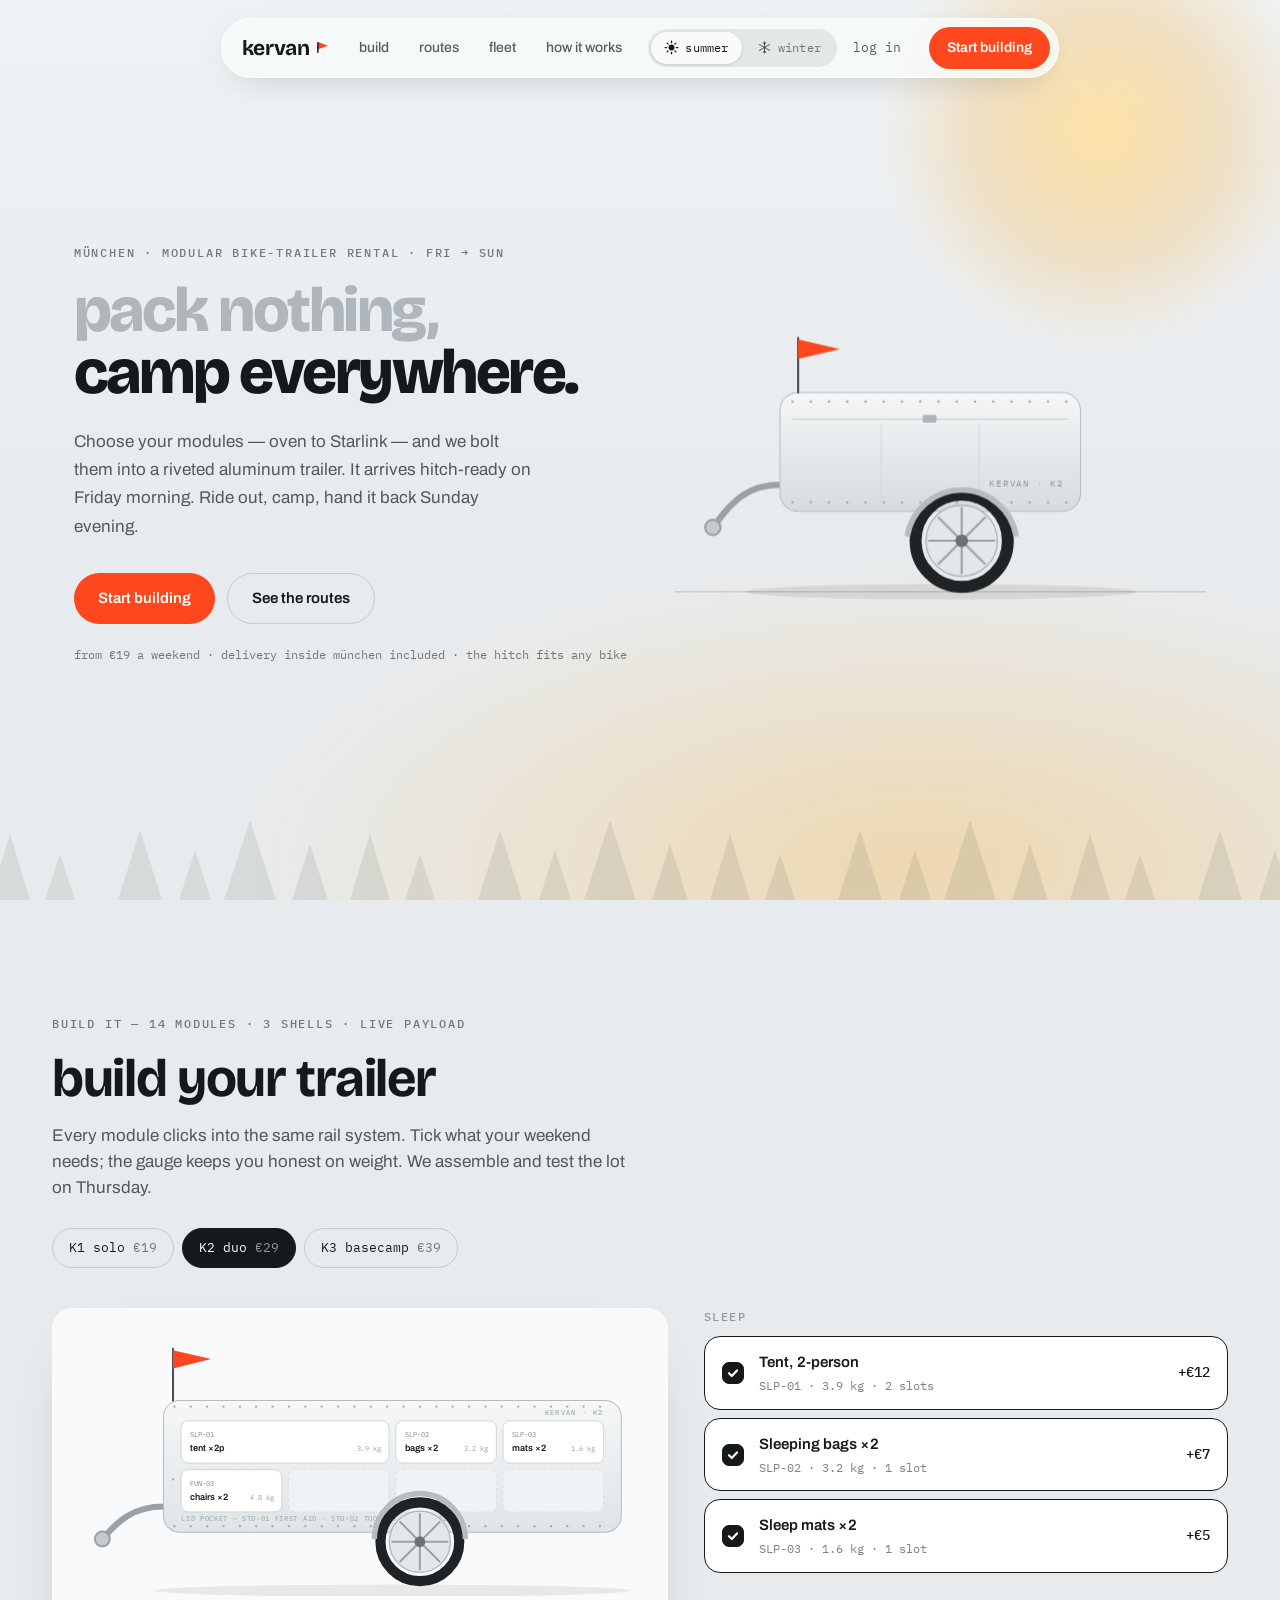
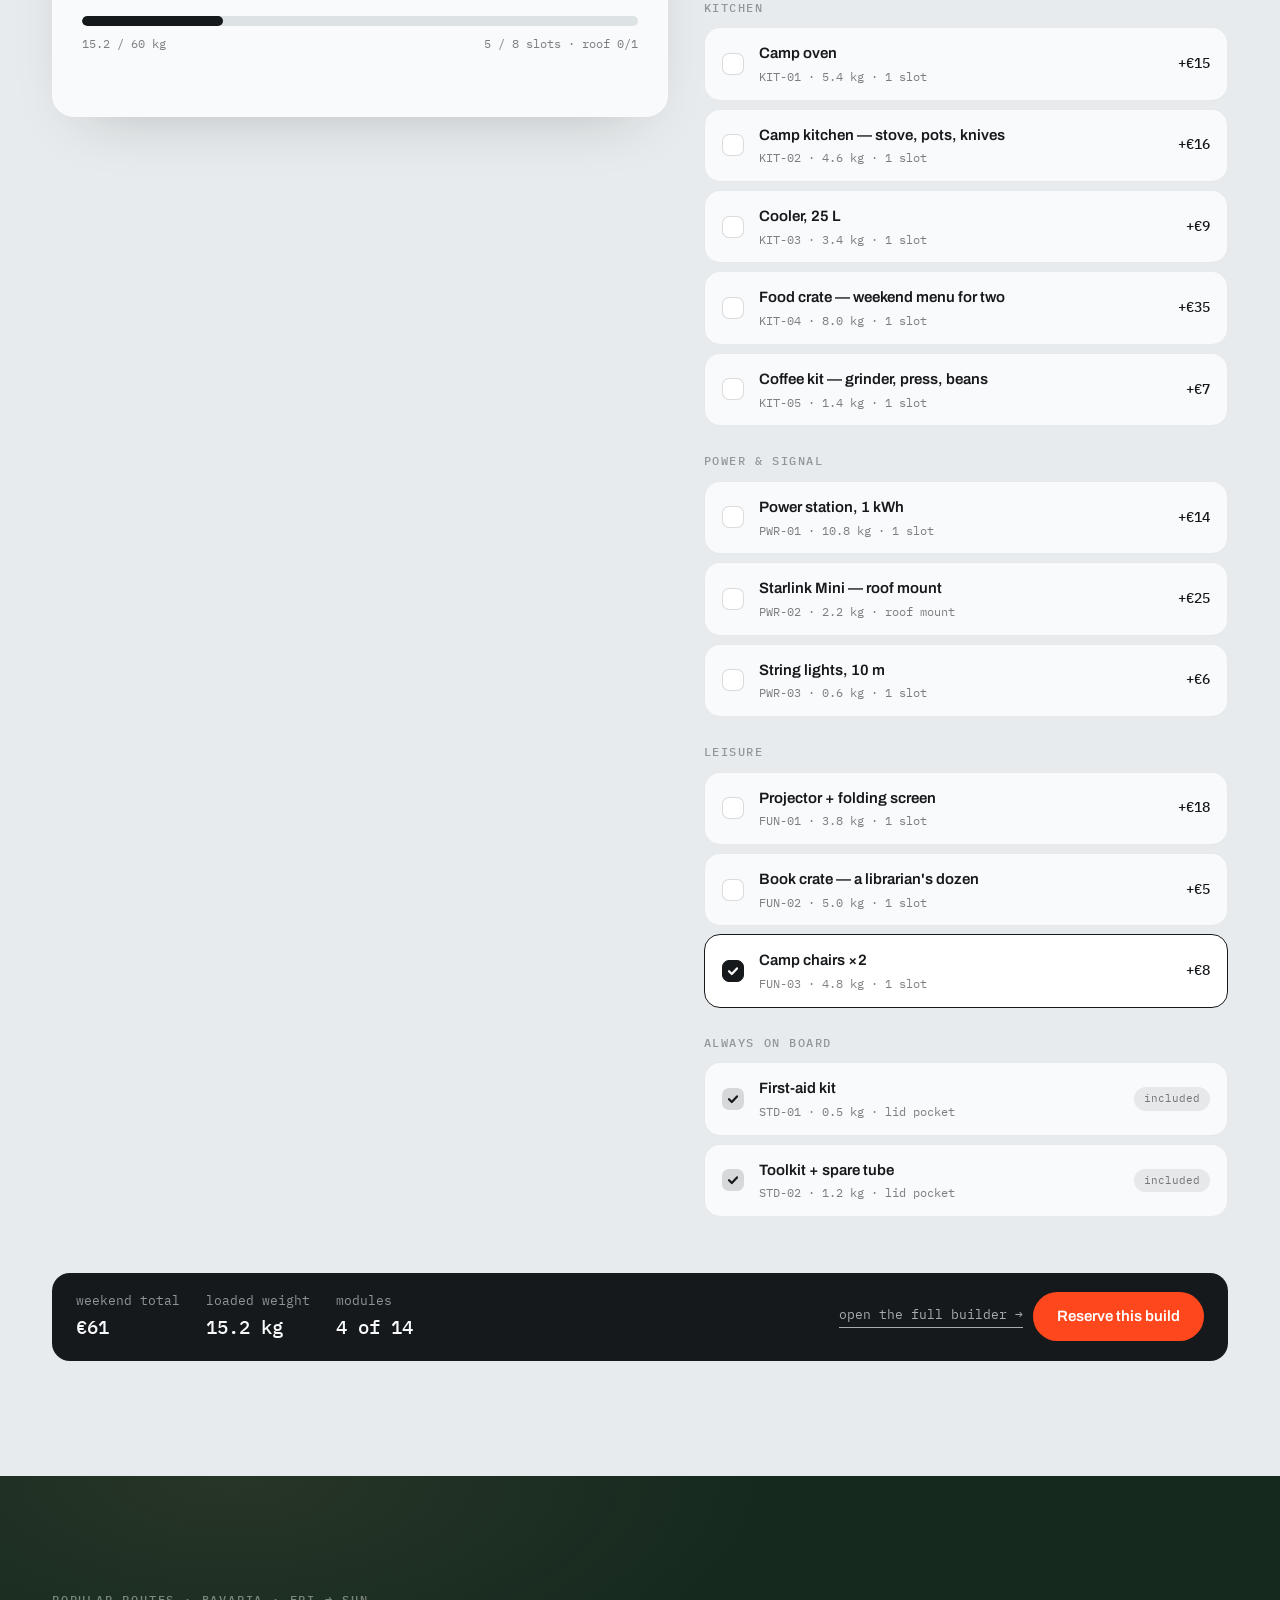
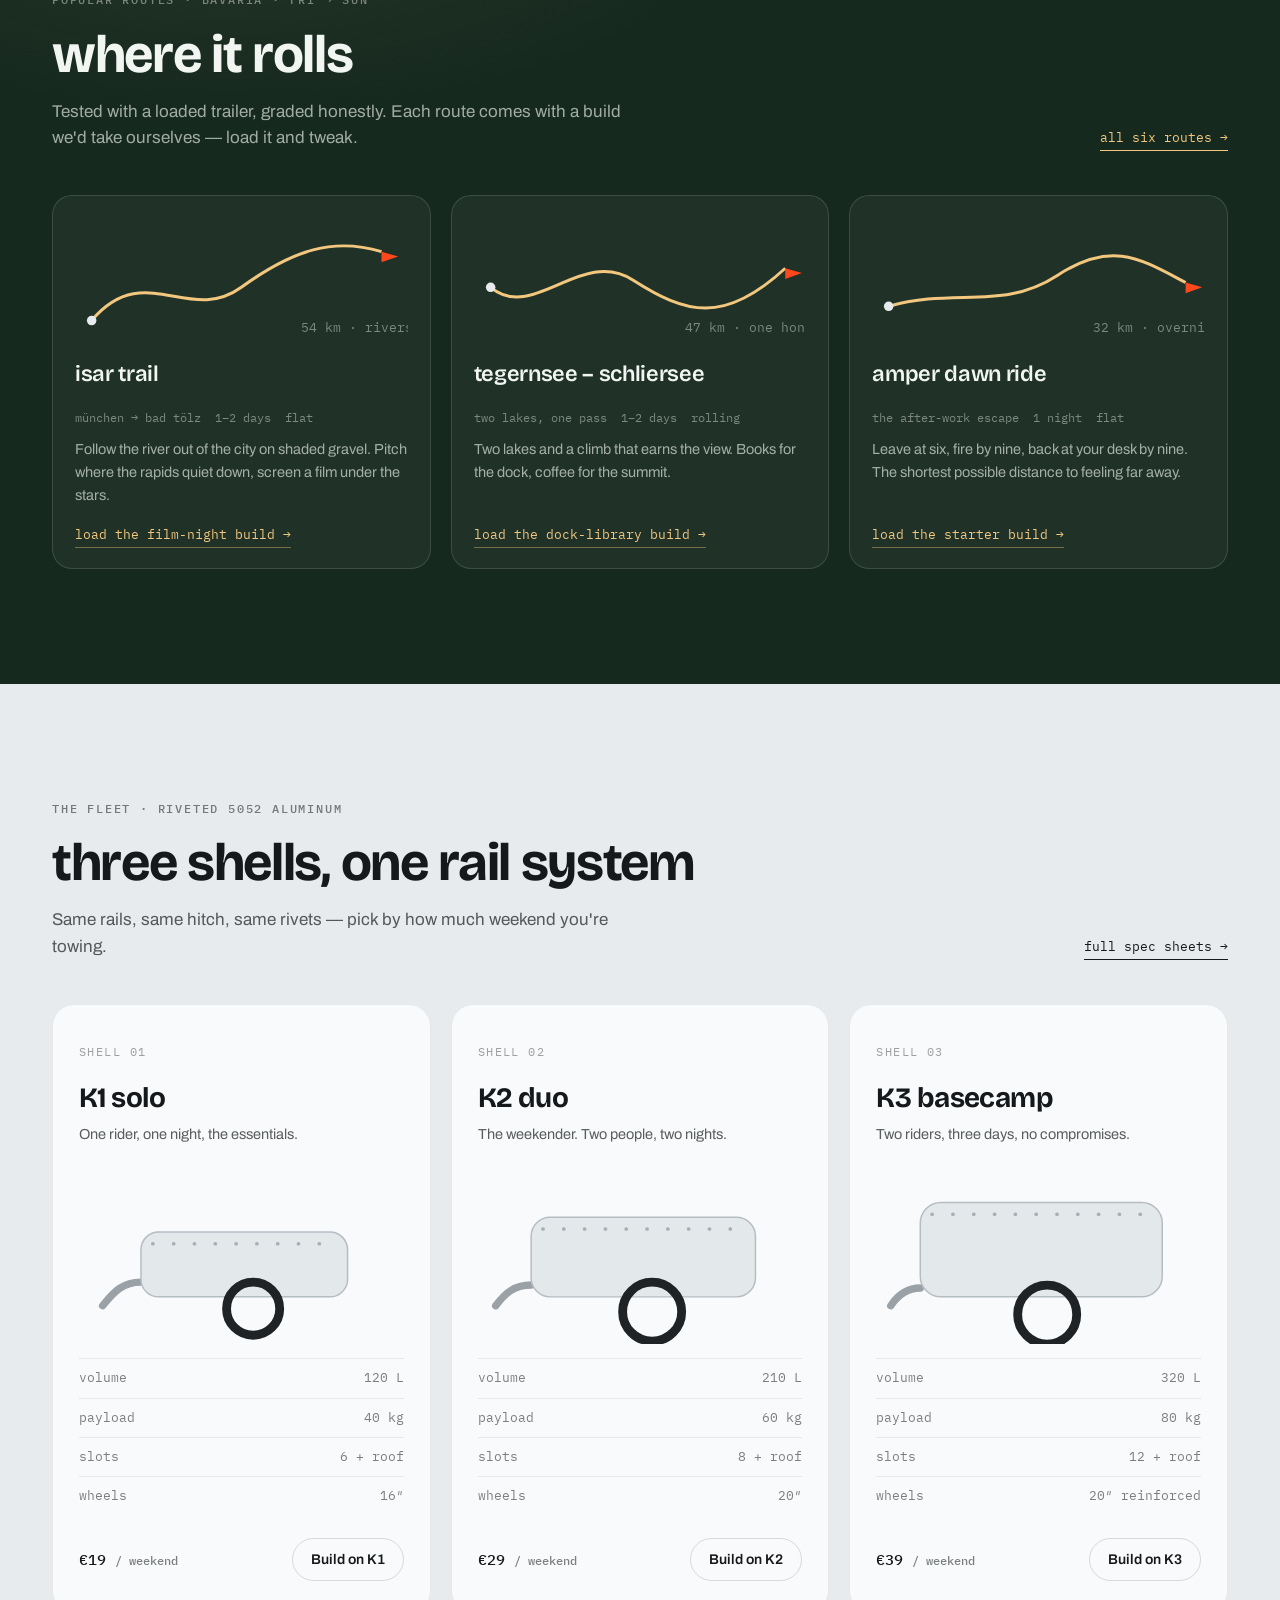
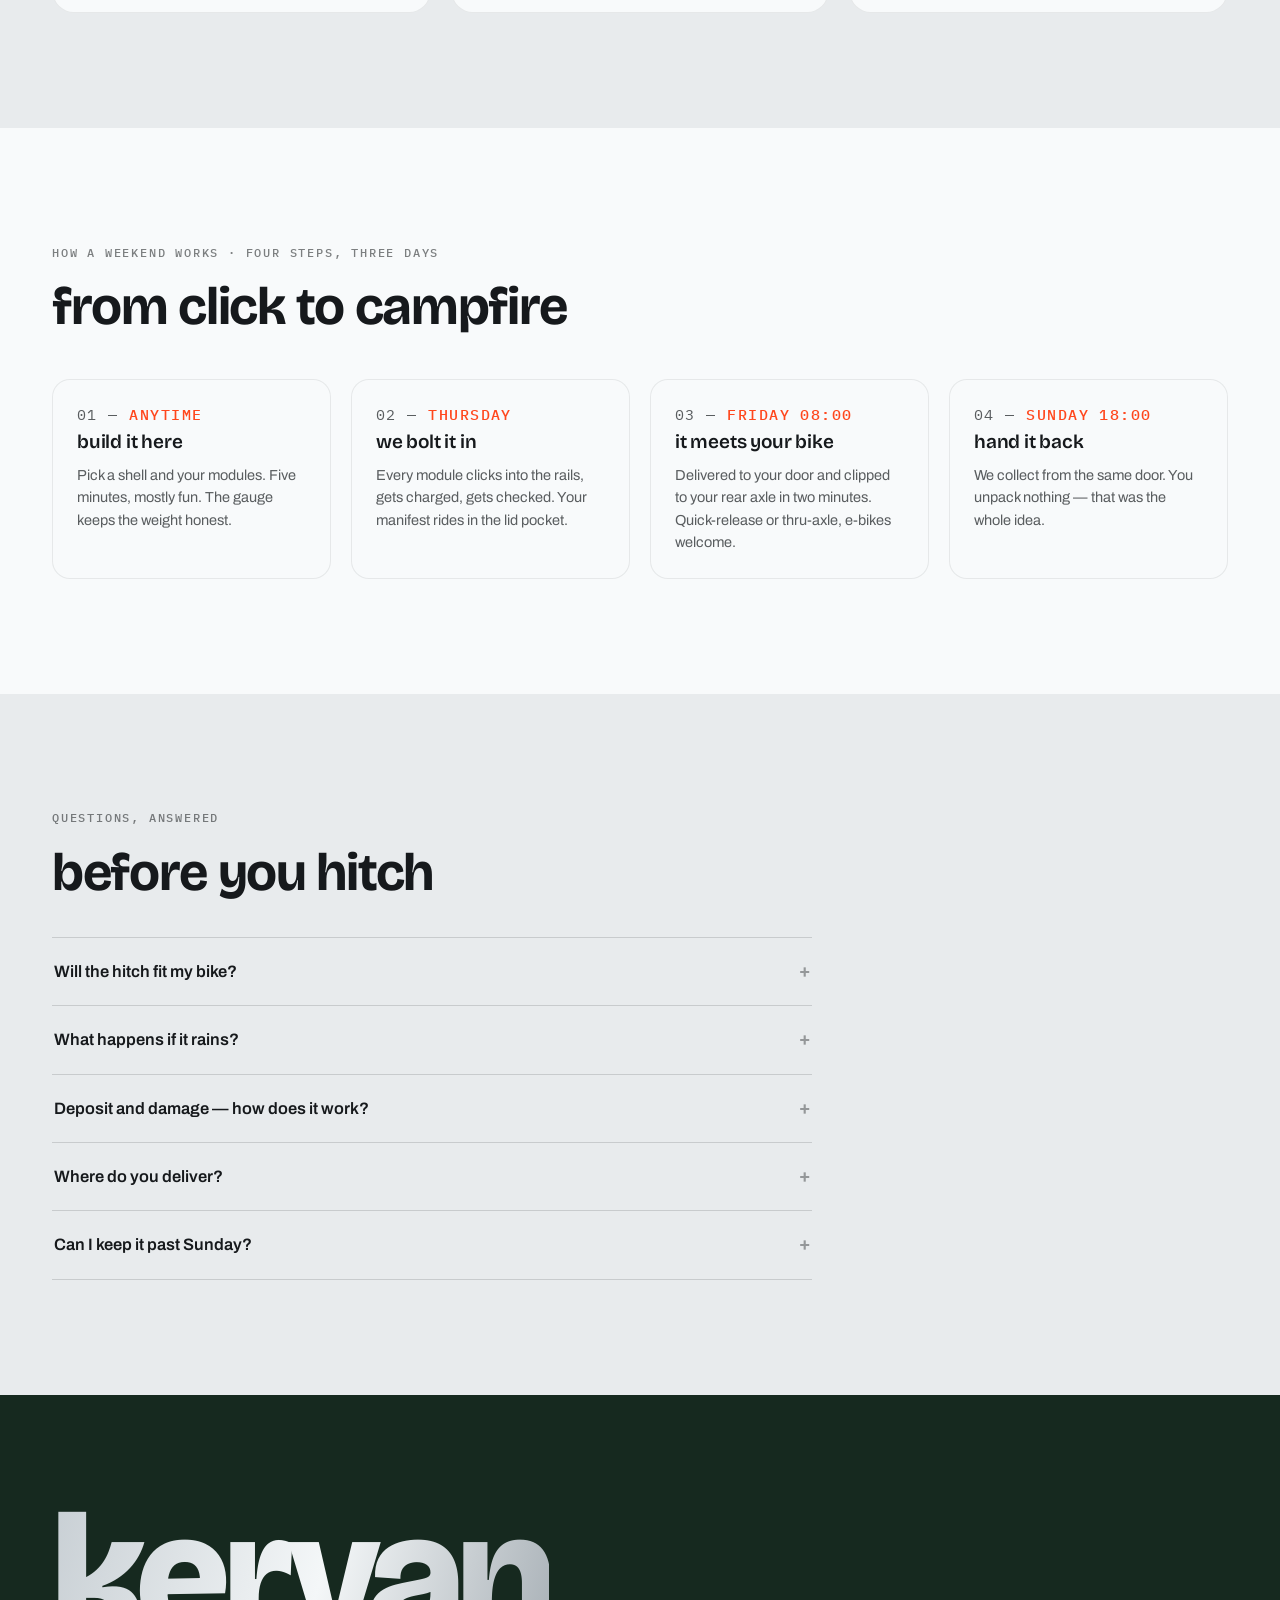
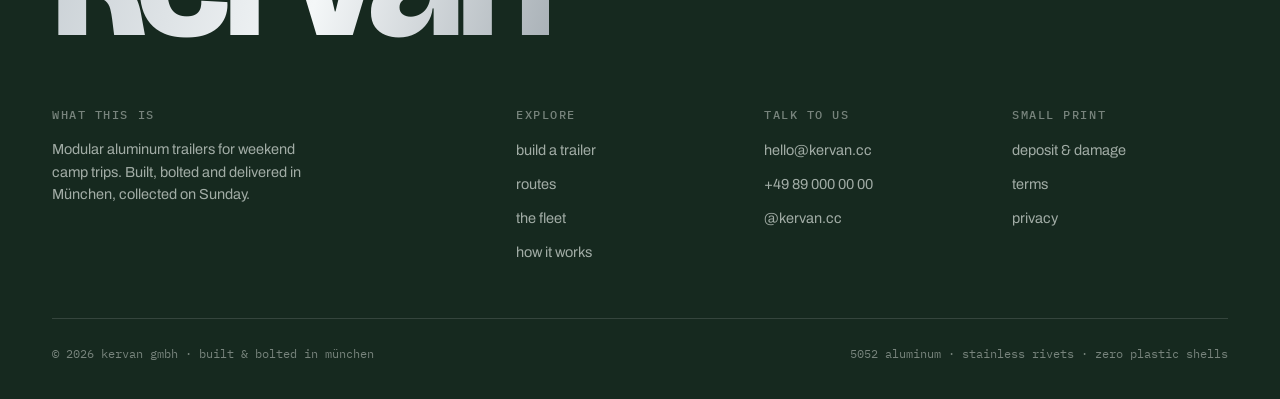
<file: index.html>
<!DOCTYPE html>
<html lang="en">
<head>
<meta charset="UTF-8">
<meta name="viewport" content="width=device-width, initial-scale=1.0">
<title>kervan — your camp, already packed</title>
<meta name="description" content="Modular aluminum bike trailers for weekend camping. Pick your modules — oven to Starlink — we bolt them in and deliver hitch-ready on Friday. München.">
<meta name="theme-color" content="#E8EBED">
<script>
  /* season — apply before paint so there's no flash of the wrong mode */
  (function () {
    try {
      var s = localStorage.getItem("kervan-season");
      document.documentElement.dataset.season = (s === "winter") ? "winter" : "summer";
    } catch (e) {
      document.documentElement.dataset.season = "summer";
    }
  })();
</script>
<link rel="icon" href="data:image/svg+xml,%3Csvg xmlns='http://www.w3.org/2000/svg' viewBox='0 0 32 32'%3E%3Cpath d='M6 4 L28 11 L6 18 Z' fill='%23FF471D'/%3E%3Crect x='5' y='4' width='2.5' height='26' rx='1' fill='%2316191C'/%3E%3C/svg%3E">
<link rel="preconnect" href="https://fonts.googleapis.com">
<link rel="preconnect" href="https://fonts.gstatic.com" crossorigin>
<link href="https://fonts.googleapis.com/css2?family=Bricolage+Grotesque:opsz,wght@12..96,500;12..96,600;12..96,700;12..96,800&family=Archivo:wght@400;500;600&family=IBM+Plex+Mono:wght@400;500&display=swap" rel="stylesheet">
<link rel="stylesheet" href="css/style.css">
</head>
<body data-default-preset="starter">

<nav class="nav" aria-label="Main">
  <div class="nav-pill">
    <a class="nav-brand" href="index.html">kervan
      <svg viewBox="0 0 14 14" aria-hidden="true"><path d="M2 1 L13 5 L2 9 Z" fill="#FF471D"/><rect x="1.2" y="1" width="1.6" height="12" rx="0.8" fill="#16191C"/></svg>
    </a>
    <div class="nav-links">
      <a href="builder.html">build</a>
      <a href="routes.html">routes</a>
      <a href="fleet.html">fleet</a>
      <a href="#how">how it works</a>
    </div>
    <div class="season-toggle" role="group" aria-label="Choose season">
      <button type="button" class="season-btn" data-season-set="summer" aria-pressed="true">
        <svg viewBox="0 0 18 18" aria-hidden="true"><circle cx="9" cy="9" r="3.5" fill="currentColor"/><g stroke="currentColor" stroke-width="1.5" stroke-linecap="round"><line x1="9" y1="1.4" x2="9" y2="3.2"/><line x1="9" y1="14.8" x2="9" y2="16.6"/><line x1="1.4" y1="9" x2="3.2" y2="9"/><line x1="14.8" y1="9" x2="16.6" y2="9"/><line x1="3.7" y1="3.7" x2="5" y2="5"/><line x1="13" y1="13" x2="14.3" y2="14.3"/><line x1="14.3" y1="3.7" x2="13" y2="5"/><line x1="5" y1="13" x2="3.7" y2="14.3"/></g></svg>
        <span>summer</span>
      </button>
      <button type="button" class="season-btn" data-season-set="winter" aria-pressed="false">
        <svg viewBox="0 0 18 18" aria-hidden="true"><g stroke="currentColor" stroke-width="1.4" stroke-linecap="round"><line x1="9" y1="2" x2="9" y2="16"/><line x1="2.9" y1="5.5" x2="15.1" y2="12.5"/><line x1="2.9" y1="12.5" x2="15.1" y2="5.5"/><line x1="9" y1="4.6" x2="7.5" y2="3.3"/><line x1="9" y1="4.6" x2="10.5" y2="3.3"/><line x1="9" y1="13.4" x2="7.5" y2="14.7"/><line x1="9" y1="13.4" x2="10.5" y2="14.7"/></g></svg>
        <span>winter</span>
      </button>
    </div>
    <a class="nav-login" data-auth-link href="login.html">log in</a>
    <a class="btn btn--flag btn--small nav-cta" href="#build" data-label-summer="Start building" data-label-winter="Build for snow">Start building</a>
  </div>
</nav>

<header class="hero">
  <div class="wrap hero-grid">
    <div>
      <p class="eyebrow rise">münchen · modular bike-trailer rental · fri → sun</p>
      <h1 class="hero-title">
        <span class="l1 rise"><span id="hero-name"></span>pack nothing,</span>
        <span class="l2 rise rise-2" data-label-summer="camp everywhere." data-label-winter="ski everywhere.">camp everywhere.</span>
      </h1>
      <p class="hero-sub rise rise-2" data-label-summer="Choose your modules — oven to Starlink — and we bolt them into a riveted aluminum trailer. It arrives hitch-ready on Friday morning. Ride out, camp, hand it back Sunday evening." data-label-winter="Choose your modules — ski rack to power station — and we bolt them into a riveted aluminum trailer. It arrives hitch-ready on Friday morning. Ride out, ski, hand it back Sunday evening.">Choose your modules — oven to Starlink — and we bolt them into a riveted aluminum trailer. It arrives hitch-ready on Friday morning. Ride out, camp, hand it back Sunday evening.</p>
      <div class="hero-actions rise rise-3">
        <a class="btn btn--flag" href="#build" data-label-summer="Start building" data-label-winter="Build for snow">Start building</a>
        <a class="btn btn--ghost" href="routes.html">See the routes</a>
      </div>
      <p class="hero-note rise rise-3">from €19 a weekend · delivery inside münchen included · the hitch fits any bike</p>
    </div>

    <div class="hero-stage" aria-hidden="true">
      <svg viewBox="0 0 760 430" xmlns="http://www.w3.org/2000/svg">
        <defs>
          <linearGradient id="aluHero" x1="0" y1="0" x2="0" y2="1">
            <stop offset="0" stop-color="#F5F7F8"/>
            <stop offset="1" stop-color="#D7DCDF"/>
          </linearGradient>
        </defs>
        <line x1="0" y1="403" x2="760" y2="403" stroke="rgba(22,25,28,.14)" stroke-width="2"/>
        <g class="roll-in">
          <ellipse cx="380" cy="403" rx="280" ry="11" fill="rgba(22,25,28,.09)"/>
          <path d="M150 250 C 106 250 82 272 58 306" stroke="#9AA2A8" stroke-width="9" fill="none" stroke-linecap="round"/>
          <circle cx="54" cy="311" r="11" fill="#C4CBCF" stroke="#9AA2A8" stroke-width="3"/>
          <rect x="150" y="118" width="430" height="170" rx="26" fill="url(#aluHero)" stroke="#B6BDC2" stroke-width="1.5"/>
          <path d="M168 156 H 562" stroke="#C6CCD0" stroke-width="1.5"/>
          <rect x="354" y="150" width="20" height="11" rx="3" fill="#AEB6BB"/>
          <path d="M295 162 V274 M435 162 V274" stroke="#CDD3D6" stroke-width="1"/>
          <line x1="168" y1="131" x2="562" y2="131" stroke="#A7AFB5" stroke-width="3.5" stroke-linecap="round" stroke-dasharray="0.1 26"/>
          <line x1="168" y1="275" x2="562" y2="275" stroke="#A7AFB5" stroke-width="3.5" stroke-linecap="round" stroke-dasharray="0.1 26"/>
          <text x="556" y="252" text-anchor="end" font-family="IBM Plex Mono, monospace" font-size="13" letter-spacing="2.5" fill="#8F979D">KERVAN · K2</text>
          <line x1="176" y1="118" x2="176" y2="40" stroke="#4A4F53" stroke-width="3" stroke-linecap="round"/>
          <path class="flutter" d="M176 42 L 236 56 L 176 70 Z" fill="#FF471D"/>
          <g class="hero-skis">
            <rect x="338" y="104" width="54" height="14" rx="4" fill="#F8FAFB" stroke="#AEB6BB"/>
            <path d="M356 104 L356 34 Q356 18 370 23" fill="none" stroke="#1F2326" stroke-width="8" stroke-linecap="round"/>
            <path d="M374 104 L374 34 Q374 18 388 23" fill="none" stroke="#6B7176" stroke-width="8" stroke-linecap="round"/>
            <rect x="346" y="58" width="40" height="9" rx="4.5" fill="#FF471D"/>
          </g>
          <circle cx="410" cy="330" r="66" fill="none" stroke="#1F2326" stroke-width="17"/>
          <circle cx="410" cy="330" r="51" fill="#E2E7EA" stroke="#AEB6BB" stroke-width="2"/>
          <g class="spin">
            <line x1="362" y1="330" x2="458" y2="330" stroke="#9AA2A8" stroke-width="3"/>
            <line x1="410" y1="282" x2="410" y2="378" stroke="#9AA2A8" stroke-width="3"/>
            <line x1="376" y1="296" x2="444" y2="364" stroke="#9AA2A8" stroke-width="3"/>
            <line x1="376" y1="364" x2="444" y2="296" stroke="#9AA2A8" stroke-width="3"/>
          </g>
          <circle cx="410" cy="330" r="9" fill="#6B7176"/>
          <path d="M 332 324 A 79 79 0 0 1 488 324" stroke="#B6BDC2" stroke-width="8" fill="none"/>
        </g>
      </svg>
    </div>
  </div>
</header>

<main>
<!-- ============ builder ============ -->
<section class="section" id="build">
  <div class="wrap">
    <div class="section-head reveal season-summer">
      <p class="eyebrow">build it — 14 modules · 3 shells · live payload</p>
      <h2 class="h2">build your trailer</h2>
      <p class="lead">Every module clicks into the same rail system. Tick what your weekend needs; the gauge keeps you honest on weight. We assemble and test the lot on Thursday.</p>
    </div>
    <div class="section-head reveal season-winter">
      <p class="eyebrow">build it — winter rig · ski rack · live payload</p>
      <h2 class="h2">build your winter rig</h2>
      <p class="lead">Same rail system, snow setup. Bolt on the upright ski &amp; board rack, then add the tent, sleeping bags and power station — whatever a ski-resort run or a friendsmas in the mountains calls for. We assemble and test it Thursday.</p>
    </div>

    <div class="seg reveal" role="radiogroup" aria-label="Choose a shell">
      <label><input type="radio" name="model" value="k1"> K1 solo <span class="seg-price">€19</span></label>
      <label><input type="radio" name="model" value="k2" checked> K2 duo <span class="seg-price">€29</span></label>
      <label><input type="radio" name="model" value="k3"> K3 basecamp <span class="seg-price">€39</span></label>
    </div>

    <div class="builder-grid">
      <div class="rig reveal">
        <div id="rig-svg"></div>
        <p class="rig-empty" id="rig-empty">Nothing on board yet. Add a module to start your build.</p>
        <div class="gauge">
          <div class="gauge-track"><div class="gauge-fill" id="gauge-fill"></div></div>
          <div class="gauge-labels">
            <span id="gauge-kg">15.2 / 60 kg</span>
            <span id="gauge-slots">5 / 8 slots</span>
          </div>
          <p class="gauge-warn" id="gauge-warn"></p>
        </div>
      </div>

      <div class="reveal" id="module-list"></div>
    </div>

    <div class="build-bar">
      <div class="build-stats">
        <div><span>weekend total</span><b id="bar-eur">€61</b></div>
        <div><span>loaded weight</span><b id="bar-kg">15.2 kg</b></div>
        <div><span>modules</span><b id="bar-mods">0 of 14</b></div>
      </div>
      <div style="display:flex; gap:10px; align-items:center; flex-wrap:wrap;">
        <a class="head-link" id="bar-continue" href="builder.html" style="color:rgba(248,250,251,.65)">open the full builder →</a>
        <button class="btn btn--flag" id="bar-reserve">Reserve this build</button>
      </div>
    </div>

    <div class="season-winter">

      <div class="section-head reveal kits-head">
        <p class="eyebrow">premade kits · ready to ride</p>
        <h2 class="h2">winter kits, already boxed</h2>
        <p class="lead">Don't feel like building from scratch? Rent a ready-boxed winter bundle and we'll bolt it straight into your trailer.</p>
      </div>

      <div class="kits-grid">
        <a class="kit-card reveal" href="#build" data-kit="Friendsmas Kit">
          <span class="kit-ico"><svg viewBox="0 0 24 24" fill="none" stroke="currentColor" stroke-width="1.7" stroke-linecap="round" stroke-linejoin="round" aria-hidden="true"><path d="M4 11h16v9H4z"/><path d="M3 7h18v4H3z"/><path d="M12 7v13"/><path d="M12 7S10.5 3 8 4.2C6 5.2 8 7 8 7M12 7s1.5-4 4-2.8C18 5.2 16 7 16 7"/></svg></span>
          <h3 class="kit-name">Friendsmas Kit</h3>
          <p class="kit-blurb">Board games, two card decks, a stack of paperbacks and string lights — everything a cabin full of friends needs for the long mountain evenings.</p>
          <span class="kit-foot"><span class="kit-meta">winter bundle · for groups</span><span class="kit-go">Rent this kit →</span></span>
        </a>
        <a class="kit-card reveal" href="#build" data-kit="Warm Welcome Box">
          <span class="kit-ico"><svg viewBox="0 0 24 24" fill="none" stroke="currentColor" stroke-width="1.7" stroke-linecap="round" stroke-linejoin="round" aria-hidden="true"><path d="M5 9h11v6a4 4 0 0 1-4 4H9a4 4 0 0 1-4-4z"/><path d="M16 10h2.5a2.5 2.5 0 0 1 0 5H16"/><path d="M8.5 5.5c0-1 1-1 1-2M12 5.5c0-1 1-1 1-2"/></svg></span>
          <h3 class="kit-name">Warm Welcome Box</h3>
          <p class="kit-blurb">Wool blankets, a steel thermos and a fistful of hand-warmers — enough to thaw a cold week.</p>
          <span class="kit-foot"><span class="kit-meta">winter bundle · 6 items</span><span class="kit-go">Rent this kit →</span></span>
        </a>
        <a class="kit-card reveal" href="#build" data-kit="Pantry Share Crate">
          <span class="kit-ico"><svg viewBox="0 0 24 24" fill="none" stroke="currentColor" stroke-width="1.7" stroke-linecap="round" stroke-linejoin="round" aria-hidden="true"><path d="M3 7l9-4 9 4-9 4z"/><path d="M3 7v10l9 4 9-4V7"/><path d="M12 11v10"/></svg></span>
          <h3 class="kit-name">Pantry Share Crate</h3>
          <p class="kit-blurb">Lentils, oats, tinned warmth and a jar of honey — winter staples so the hut kitchen cooks itself.</p>
          <span class="kit-foot"><span class="kit-meta">winter bundle · pantry</span><span class="kit-go">Rent this kit →</span></span>
        </a>
        <a class="kit-card reveal" href="#build" data-kit="Little Ones Kit">
          <span class="kit-ico"><svg viewBox="0 0 24 24" fill="none" stroke="currentColor" stroke-width="1.7" stroke-linecap="round" stroke-linejoin="round" aria-hidden="true"><circle cx="12" cy="8" r="3"/><circle cx="12" cy="16.5" r="4.5"/><path d="M10.7 7.4h.02M13.3 7.4h.02"/><path d="M9 12.5l-2-1M15 12.5l2-1"/></svg></span>
          <h3 class="kit-name">Little Ones Kit</h3>
          <p class="kit-blurb">Snowsuits, boots and mittens, cleaned and sorted by size — so the small adventurers stay warm on the slopes.</p>
          <span class="kit-foot"><span class="kit-meta">winter bundle · by size</span><span class="kit-go">Rent this kit →</span></span>
        </a>
        <a class="kit-card reveal" href="#build" data-kit="Hot Drinks Kit">
          <span class="kit-ico"><svg viewBox="0 0 24 24" fill="none" stroke="currentColor" stroke-width="1.7" stroke-linecap="round" stroke-linejoin="round" aria-hidden="true"><path d="M6 8h12l-1.2 11a2 2 0 0 1-2 1.8H9.2a2 2 0 0 1-2-1.8z"/><path d="M5 8h14"/><path d="M9.5 4.5c0-1 1-1 1-2M13.5 4.5c0-1 1-1 1-2"/></svg></span>
          <h3 class="kit-name">Hot Drinks Kit</h3>
          <p class="kit-blurb">A vacuum flask, good cocoa and a bundle of mulled-wine spices to keep the kitchen smelling like December.</p>
          <span class="kit-foot"><span class="kit-meta">winter bundle · 5 items</span><span class="kit-go">Rent this kit →</span></span>
        </a>
        <a class="kit-card reveal" href="#build" data-kit="Festive Lights Set">
          <span class="kit-ico"><svg viewBox="0 0 24 24" fill="none" stroke="currentColor" stroke-width="1.7" stroke-linecap="round" stroke-linejoin="round" aria-hidden="true"><path d="M3 5c4 3 14 3 18 0"/><path d="M7 6.2v1.4a1.8 1.8 0 0 0 3.6 0V6.2"/><path d="M14 6.2v1.4a1.8 1.8 0 0 0 3.6 0V6.2"/><path d="M8.8 11v8M15.8 11v8"/></svg></span>
          <h3 class="kit-name">Festive Lights Set</h3>
          <p class="kit-blurb">Tested string lights and a few decorations, boxed to brighten someone's window through the dark months.</p>
          <span class="kit-foot"><span class="kit-meta">winter bundle · lights</span><span class="kit-go">Rent this kit →</span></span>
        </a>
        <a class="kit-card reveal" href="#build" data-kit="Repair &amp; Tinker Kit">
          <span class="kit-ico"><svg viewBox="0 0 24 24" fill="none" stroke="currentColor" stroke-width="1.7" stroke-linecap="round" stroke-linejoin="round" aria-hidden="true"><circle cx="12" cy="12" r="3"/><path d="M12 3.5v3M12 17.5v3M3.5 12h3M17.5 12h3M6 6l2 2M16 16l2 2M18 6l-2 2M8 16l-2 2"/></svg></span>
          <h3 class="kit-name">Repair &amp; Tinker Kit</h3>
          <p class="kit-blurb">A trail toolbox — drivers, tape, glue and spares — for fixing whatever the cold shakes loose.</p>
          <span class="kit-foot"><span class="kit-meta">winter bundle · loanable</span><span class="kit-go">Rent this kit →</span></span>
        </a>
      </div>
    </div>
  </div>
</section>

<!-- ============ routes ============ -->
<section class="section section--pine" id="routes">
  <div class="wrap">
    <div class="section-head section-head--row reveal">
      <div>
        <p class="eyebrow">popular routes · bavaria · fri → sun</p>
        <h2 class="h2">where it rolls</h2>
        <p class="lead">Tested with a loaded trailer, graded honestly. Each route comes with a build we'd take ourselves — load it and tweak.</p>
      </div>
      <a class="head-link" href="routes.html">all six routes →</a>
    </div>

    <div class="routes-grid">
      <article class="route-card reveal">
        <svg viewBox="0 0 280 110" aria-hidden="true">
          <path d="M14 88 C 58 36 96 92 140 60 S 218 18 258 30" stroke="#F3C77E" stroke-width="2.5" fill="none"/>
          <circle cx="14" cy="88" r="4" fill="#E8EBED"/>
          <path d="M258 30 L 272 34 L 258 39 Z" fill="#FF471D"/>
          <text x="190" y="98" font-family="IBM Plex Mono, monospace" font-size="11" fill="rgba(237,242,238,.45)">54 km · riverside gravel</text>
        </svg>
        <h3 class="route-name">isar trail</h3>
        <p class="route-stats"><span>münchen → bad tölz</span><span>1–2 days</span><span>flat</span></p>
        <p class="route-blurb">Follow the river out of the city on shaded gravel. Pitch where the rapids quiet down, screen a film under the stars.</p>
        <a class="route-link" href="builder.html?preset=film-night">load the film-night build →</a>
      </article>

      <article class="route-card reveal">
        <svg viewBox="0 0 280 110" aria-hidden="true">
          <path d="M14 60 C 50 90 90 26 134 54 S 210 92 262 44" stroke="#F3C77E" stroke-width="2.5" fill="none"/>
          <circle cx="14" cy="60" r="4" fill="#E8EBED"/>
          <path d="M262 44 L 276 48 L 262 53 Z" fill="#FF471D"/>
          <text x="178" y="98" font-family="IBM Plex Mono, monospace" font-size="11" fill="rgba(237,242,238,.45)">47 km · one honest climb</text>
        </svg>
        <h3 class="route-name">tegernsee – schliersee</h3>
        <p class="route-stats"><span>two lakes, one pass</span><span>1–2 days</span><span>rolling</span></p>
        <p class="route-blurb">Two lakes and a climb that earns the view. Books for the dock, coffee for the summit.</p>
        <a class="route-link" href="builder.html?preset=books">load the dock-library build →</a>
      </article>

      <article class="route-card reveal">
        <svg viewBox="0 0 280 110" aria-hidden="true">
          <path d="M14 76 C 70 60 110 80 156 50 S 226 36 264 56" stroke="#F3C77E" stroke-width="2.5" fill="none"/>
          <circle cx="14" cy="76" r="4" fill="#E8EBED"/>
          <path d="M264 56 L 278 60 L 264 65 Z" fill="#FF471D"/>
          <text x="186" y="98" font-family="IBM Plex Mono, monospace" font-size="11" fill="rgba(237,242,238,.45)">32 km · overnighter</text>
        </svg>
        <h3 class="route-name">amper dawn ride</h3>
        <p class="route-stats"><span>the after-work escape</span><span>1 night</span><span>flat</span></p>
        <p class="route-blurb">Leave at six, fire by nine, back at your desk by nine. The shortest possible distance to feeling far away.</p>
        <a class="route-link" href="builder.html?preset=starter">load the starter build →</a>
      </article>
    </div>
  </div>
</section>

<!-- ============ fleet ============ -->
<section class="section" id="fleet">
  <div class="wrap">
    <div class="section-head section-head--row reveal">
      <div>
        <p class="eyebrow">the fleet · riveted 5052 aluminum</p>
        <h2 class="h2">three shells, one rail system</h2>
        <p class="lead">Same rails, same hitch, same rivets — pick by how much weekend you're towing.</p>
      </div>
      <a class="head-link" href="fleet.html">full spec sheets →</a>
    </div>

    <div class="fleet-grid">
      <article class="shell-card reveal">
        <p class="shell-code">SHELL 01</p>
        <h3 class="shell-name">K1 solo</h3>
        <p class="shell-line">One rider, one night, the essentials.</p>
        <svg viewBox="0 0 220 120" aria-hidden="true">
          <path d="M42 78 C 30 78 24 84 16 94" stroke="#9AA2A8" stroke-width="5" fill="none" stroke-linecap="round"/>
          <rect x="42" y="44" width="140" height="44" rx="12" fill="#E3E8EA" stroke="#B6BDC2"/>
          <circle cx="118" cy="96" r="18" fill="none" stroke="#1F2326" stroke-width="6"/>
          <line x1="50" y1="52" x2="174" y2="52" stroke="#A7AFB5" stroke-width="2.5" stroke-linecap="round" stroke-dasharray="0.1 14"/>
        </svg>
        <div class="spec-row"><span>volume</span><span>120 L</span></div>
        <div class="spec-row"><span>payload</span><span>40 kg</span></div>
        <div class="spec-row"><span>slots</span><span>6 + roof</span></div>
        <div class="spec-row"><span>wheels</span><span>16″</span></div>
        <div class="shell-foot">
          <p class="shell-price">€19 <span>/ weekend</span></p>
          <a class="btn btn--ghost btn--small" href="builder.html?model=k1">Build on K1</a>
        </div>
      </article>

      <article class="shell-card reveal">
        <p class="shell-code">SHELL 02</p>
        <h3 class="shell-name">K2 duo</h3>
        <p class="shell-line">The weekender. Two people, two nights.</p>
        <svg viewBox="0 0 220 120" aria-hidden="true">
          <path d="M36 80 C 24 80 18 86 12 94" stroke="#9AA2A8" stroke-width="5" fill="none" stroke-linecap="round"/>
          <rect x="36" y="34" width="152" height="54" rx="13" fill="#E3E8EA" stroke="#B6BDC2"/>
          <circle cx="118" cy="98" r="20" fill="none" stroke="#1F2326" stroke-width="6"/>
          <line x1="44" y1="42" x2="180" y2="42" stroke="#A7AFB5" stroke-width="2.5" stroke-linecap="round" stroke-dasharray="0.1 14"/>
        </svg>
        <div class="spec-row"><span>volume</span><span>210 L</span></div>
        <div class="spec-row"><span>payload</span><span>60 kg</span></div>
        <div class="spec-row"><span>slots</span><span>8 + roof</span></div>
        <div class="spec-row"><span>wheels</span><span>20″</span></div>
        <div class="shell-foot">
          <p class="shell-price">€29 <span>/ weekend</span></p>
          <a class="btn btn--ghost btn--small" href="builder.html?model=k2">Build on K2</a>
        </div>
      </article>

      <article class="shell-card reveal">
        <p class="shell-code">SHELL 03</p>
        <h3 class="shell-name">K3 basecamp</h3>
        <p class="shell-line">Two riders, three days, no compromises.</p>
        <svg viewBox="0 0 220 120" aria-hidden="true">
          <path d="M30 82 C 20 82 14 88 10 94" stroke="#9AA2A8" stroke-width="5" fill="none" stroke-linecap="round"/>
          <rect x="30" y="24" width="164" height="64" rx="14" fill="#E3E8EA" stroke="#B6BDC2"/>
          <circle cx="116" cy="100" r="20" fill="none" stroke="#1F2326" stroke-width="6"/>
          <line x1="38" y1="32" x2="186" y2="32" stroke="#A7AFB5" stroke-width="2.5" stroke-linecap="round" stroke-dasharray="0.1 14"/>
        </svg>
        <div class="spec-row"><span>volume</span><span>320 L</span></div>
        <div class="spec-row"><span>payload</span><span>80 kg</span></div>
        <div class="spec-row"><span>slots</span><span>12 + roof</span></div>
        <div class="spec-row"><span>wheels</span><span>20″ reinforced</span></div>
        <div class="shell-foot">
          <p class="shell-price">€39 <span>/ weekend</span></p>
          <a class="btn btn--ghost btn--small" href="builder.html?model=k3">Build on K3</a>
        </div>
      </article>
    </div>
  </div>
</section>

<!-- ============ how it works ============ -->
<section class="section section--sheet" id="how">
  <div class="wrap">
    <div class="season-summer">
    <div class="section-head reveal">
      <p class="eyebrow">how a weekend works · four steps, three days</p>
      <h2 class="h2">from click to campfire</h2>
    </div>
    <div class="steps-grid">
      <div class="step reveal">
        <p class="step-when">01 — <b>anytime</b></p>
        <h3>build it here</h3>
        <p>Pick a shell and your modules. Five minutes, mostly fun. The gauge keeps the weight honest.</p>
      </div>
      <div class="step reveal">
        <p class="step-when">02 — <b>thursday</b></p>
        <h3>we bolt it in</h3>
        <p>Every module clicks into the rails, gets charged, gets checked. Your manifest rides in the lid pocket.</p>
      </div>
      <div class="step reveal">
        <p class="step-when">03 — <b>friday 08:00</b></p>
        <h3>it meets your bike</h3>
        <p>Delivered to your door and clipped to your rear axle in two minutes. Quick-release or thru-axle, e-bikes welcome.</p>
      </div>
      <div class="step reveal">
        <p class="step-when">04 — <b>sunday 18:00</b></p>
        <h3>hand it back</h3>
        <p>We collect from the same door. You unpack nothing — that was the whole idea.</p>
      </div>
    </div>
    </div>

    <div class="season-winter">
    <div class="section-head reveal">
      <p class="eyebrow">winter, answered · what we offer</p>
      <h2 class="h2">how winter works</h2>
    </div>
    <div class="steps-grid">
      <div class="step reveal">
        <p class="step-when">snow &amp; ice</p>
        <h3>Does it handle the cold?</h3>
        <p>Studded tires come as standard and the hitch is rated for icy tracks — it tows sure-footed all the way to the lift.</p>
      </div>
      <div class="step reveal">
        <p class="step-when">the skis</p>
        <h3>Where do skis and boards go?</h3>
        <p>Upright in a locking metal roof rack, clear of your wheels. Two pairs of skis or a snowboard fit easily.</p>
      </div>
      <div class="step reveal">
        <p class="step-when">with friends</p>
        <h3>What's the friendsmas kit?</h3>
        <p>A boxed mountain-weekend bundle — board games, cards, books and string lights for a cabin full of friends.</p>
      </div>
      <div class="step reveal">
        <p class="step-when">same rhythm</p>
        <h3>Still Friday to Sunday?</h3>
        <p>Exactly as summer: hitch-ready Friday morning, collected Sunday evening, delivery inside München included.</p>
      </div>
    </div>
    </div>
  </div>
</section>

<!-- ============ faq ============ -->
<section class="section">
  <div class="wrap">
    <div class="section-head reveal">
      <p class="eyebrow">questions, answered</p>
      <h2 class="h2">before you hitch</h2>
    </div>
    <div class="faq reveal">
      <details>
        <summary>Will the hitch fit my bike?</summary>
        <p>Yes. The coupling mounts on the rear axle, and quick-release plus 12 mm thru-axle adapters ship attached. E-bikes pull it happily — the K3 actually prefers one.</p>
      </details>
      <details>
        <summary>What happens if it rains?</summary>
        <p>The shell is sealed to IP54 with a gasketed lid. Your sleeping bags, books and projector stay dry; the aluminum just looks better wet.</p>
      </details>
      <details>
        <summary>Deposit and damage — how does it work?</summary>
        <p>We hold €150 and release it Monday after inspection. Normal wear is ours — scratches are part of an aluminum life. We only charge for lost or broken modules, at the prices on the build page.</p>
      </details>
      <details>
        <summary>Where do you deliver?</summary>
        <p>Inside Munich, delivery and collection are included. Within 25 km of the ring it's €9 each way. Friday delivery lands 08:00–10:00; Sunday pickup runs 18:00–21:00.</p>
      </details>
      <details>
        <summary>Can I keep it past Sunday?</summary>
        <p>Extend any build for €19 a day — tap the link in your confirmation email before Sunday noon and we'll move the pickup.</p>
      </details>
    </div>
  </div>
</section>
</main>

<!-- ============ footer ============ -->
<footer class="footer">
  <div class="wrap">
    <p class="footer-mark">kervan</p>
    <div class="footer-cols">
      <div>
        <h4>what this is</h4>
        <p data-label-summer="Modular aluminum trailers for weekend camp trips. Built, bolted and delivered in München, collected on Sunday." data-label-winter="Modular aluminum trailers for ski trips and mountain weekends. Built, bolted and delivered in München, collected on Sunday.">Modular aluminum trailers for weekend camp trips. Built, bolted and delivered in München, collected on Sunday.</p>
      </div>
      <div>
        <h4>explore</h4>
        <ul>
          <li><a href="builder.html">build a trailer</a></li>
          <li><a href="routes.html">routes</a></li>
          <li><a href="fleet.html">the fleet</a></li>
          <li><a href="index.html#how">how it works</a></li>
        </ul>
      </div>
      <div>
        <h4>talk to us</h4>
        <ul>
          <li><a href="mailto:hello@kervan.cc">hello@kervan.cc</a></li>
          <li><a href="tel:+498900000000">+49 89 000 00 00</a></li>
          <li><a href="#">@kervan.cc</a></li>
        </ul>
      </div>
      <div>
        <h4>small print</h4>
        <ul>
          <li><a href="index.html#how">deposit &amp; damage</a></li>
          <li><a href="#">terms</a></li>
          <li><a href="#">privacy</a></li>
        </ul>
      </div>
    </div>
    <div class="footer-base">
      <span>© 2026 kervan gmbh · built &amp; bolted in münchen</span>
      <span>5052 aluminum · stainless rivets · zero plastic shells</span>
    </div>
  </div>
</footer>

<!-- ============ reserve dialog ============ -->
<dialog class="reserve" id="reserve-dialog">
  <div class="reserve-inner">
    <form id="reserve-form" novalidate>
      <h3>Reserve this build</h3>
      <p class="reserve-sub">We bolt it Thursday, deliver Friday 08:00–10:00, collect Sunday evening.</p>
      <div class="manifest" id="reserve-manifest"></div>
      <div class="field">
        <span class="field-label">Weekend</span>
        <div class="weekend-list" id="weekend-list"></div>
      </div>
      <div class="field">
        <label class="field-label" for="f-name">Name</label>
        <input type="text" id="f-name" autocomplete="name" placeholder="On the delivery label">
      </div>
      <div class="field">
        <label class="field-label" for="f-email">Email</label>
        <input type="email" id="f-email" autocomplete="email" placeholder="Where the manifest goes">
      </div>
      <div class="field">
        <label class="field-label" for="f-bike">Bike model</label>
        <input type="text" id="f-bike" autocomplete="off" placeholder="e.g. Cube Reaction, Tern GSD, Dutch city bike">
      </div>
      <p class="form-error" id="form-error"></p>
      <div class="reserve-actions">
        <button type="button" class="btn btn--ghost" id="reserve-cancel">Keep building</button>
        <button type="submit" class="btn btn--flag">Reserve this build</button>
      </div>
    </form>
    <div id="reserve-confirm" style="display:none">
      <h3>Build reserved.</h3>
      <p class="confirm-ref" id="confirm-ref">KV-0000</p>
      <div class="confirm-lines">
        <p>Bolting starts Thursday. Your trailer meets your bike Friday between 08:00 and 10:00.</p>
        <p>We'll fit the right coupling for your <b id="confirm-bike"></b> — no adapters to puzzle over.</p>
        <p>The manifest is on its way to <b id="confirm-email"></b>.</p>
      </div>
      <div class="reserve-actions">
        <button type="button" class="btn btn--ink" id="reserve-done">Done</button>
      </div>
    </div>
  </div>
</dialog>

<script src="js/app.js"></script>
</body>
</html>
</file>
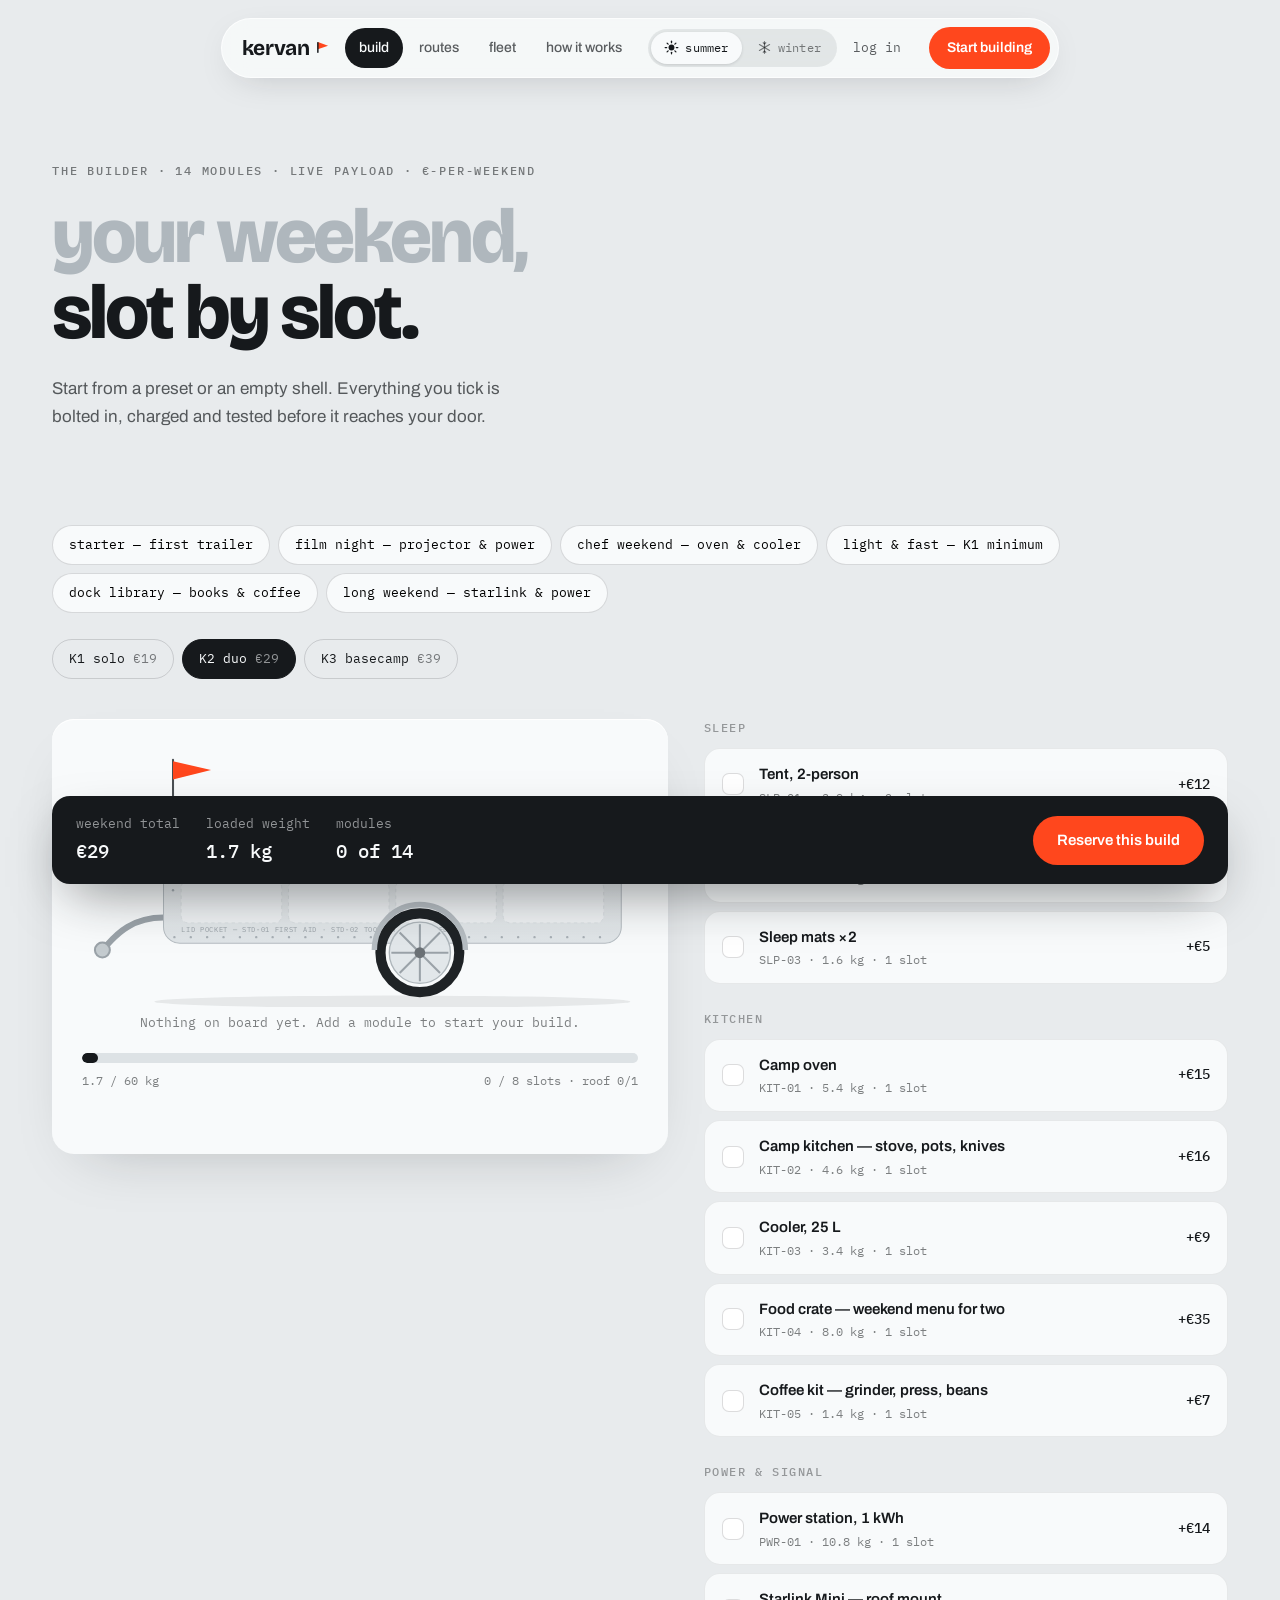
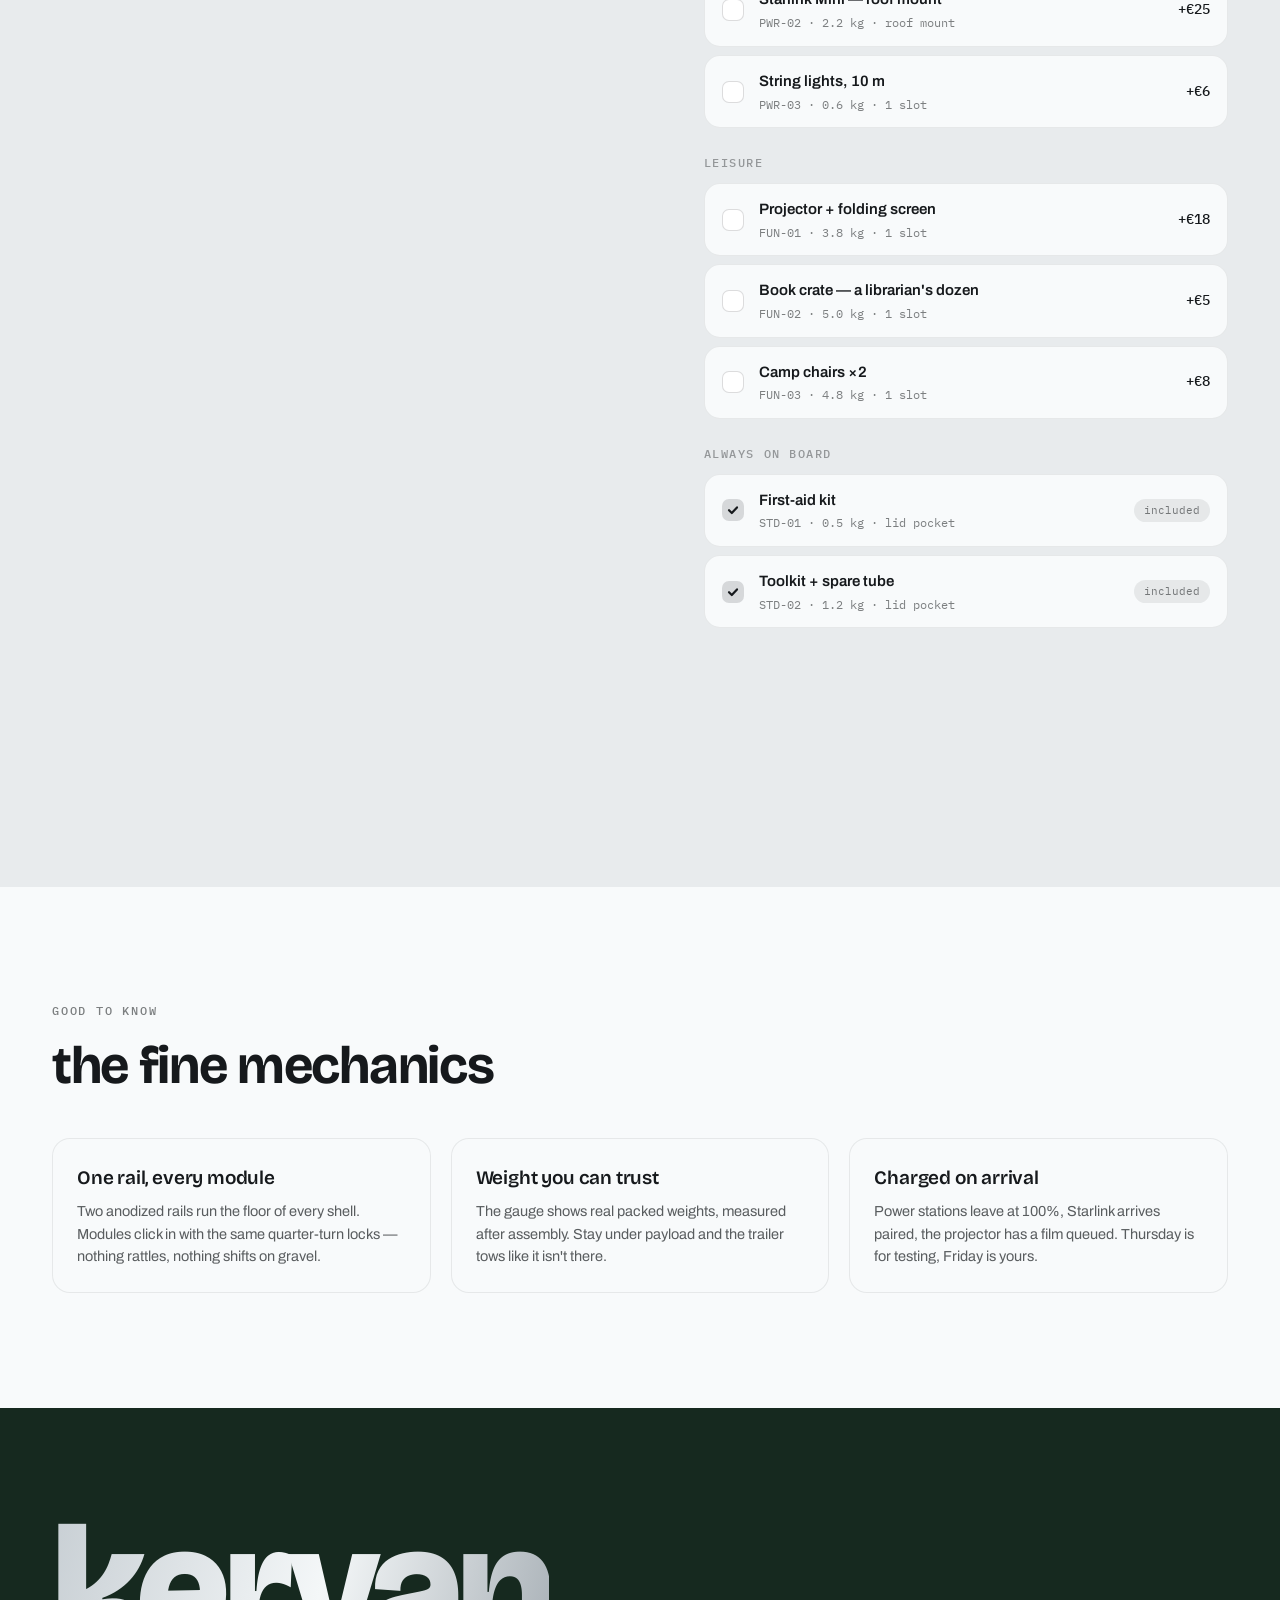
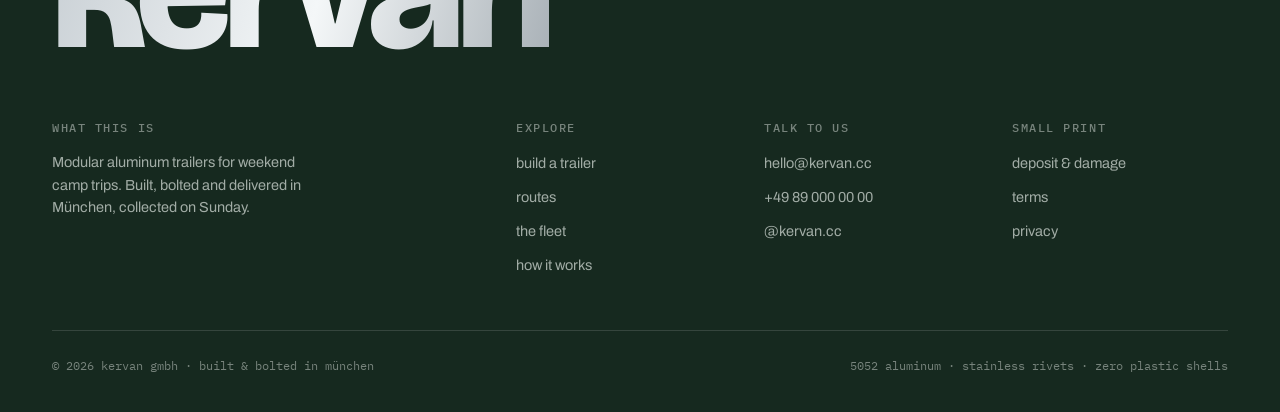
<file: builder.html>
<!DOCTYPE html>
<html lang="en">
<head>
<meta charset="UTF-8">
<meta name="viewport" content="width=device-width, initial-scale=1.0">
<title>build your trailer — kervan</title>
<meta name="description" content="Pick a shell, click in your modules — oven, projector, Starlink, books — and watch the payload gauge. We bolt it Thursday, deliver Friday.">
<meta name="theme-color" content="#E8EBED">
<script>
  /* season — apply before paint so there's no flash of the wrong mode */
  (function () {
    try {
      var s = localStorage.getItem("kervan-season");
      document.documentElement.dataset.season = (s === "winter") ? "winter" : "summer";
    } catch (e) {
      document.documentElement.dataset.season = "summer";
    }
  })();
</script>
<link rel="icon" href="data:image/svg+xml,%3Csvg xmlns='http://www.w3.org/2000/svg' viewBox='0 0 32 32'%3E%3Cpath d='M6 4 L28 11 L6 18 Z' fill='%23FF471D'/%3E%3Crect x='5' y='4' width='2.5' height='26' rx='1' fill='%2316191C'/%3E%3C/svg%3E">
<link rel="preconnect" href="https://fonts.googleapis.com">
<link rel="preconnect" href="https://fonts.gstatic.com" crossorigin>
<link href="https://fonts.googleapis.com/css2?family=Bricolage+Grotesque:opsz,wght@12..96,500;12..96,600;12..96,700;12..96,800&family=Archivo:wght@400;500;600&family=IBM+Plex+Mono:wght@400;500&display=swap" rel="stylesheet">
<link rel="stylesheet" href="css/style.css">
</head>
<body>

<nav class="nav" aria-label="Main">
  <div class="nav-pill">
    <a class="nav-brand" href="index.html">kervan
      <svg viewBox="0 0 14 14" aria-hidden="true"><path d="M2 1 L13 5 L2 9 Z" fill="#FF471D"/><rect x="1.2" y="1" width="1.6" height="12" rx="0.8" fill="#16191C"/></svg>
    </a>
    <div class="nav-links">
      <a href="builder.html" class="is-active">build</a>
      <a href="routes.html">routes</a>
      <a href="fleet.html">fleet</a>
      <a href="index.html#how">how it works</a>
    </div>
    <div class="season-toggle" role="group" aria-label="Choose season">
      <button type="button" class="season-btn" data-season-set="summer" aria-pressed="true">
        <svg viewBox="0 0 18 18" aria-hidden="true"><circle cx="9" cy="9" r="3.5" fill="currentColor"/><g stroke="currentColor" stroke-width="1.5" stroke-linecap="round"><line x1="9" y1="1.4" x2="9" y2="3.2"/><line x1="9" y1="14.8" x2="9" y2="16.6"/><line x1="1.4" y1="9" x2="3.2" y2="9"/><line x1="14.8" y1="9" x2="16.6" y2="9"/><line x1="3.7" y1="3.7" x2="5" y2="5"/><line x1="13" y1="13" x2="14.3" y2="14.3"/><line x1="14.3" y1="3.7" x2="13" y2="5"/><line x1="5" y1="13" x2="3.7" y2="14.3"/></g></svg>
        <span>summer</span>
      </button>
      <button type="button" class="season-btn" data-season-set="winter" aria-pressed="false">
        <svg viewBox="0 0 18 18" aria-hidden="true"><g stroke="currentColor" stroke-width="1.4" stroke-linecap="round"><line x1="9" y1="2" x2="9" y2="16"/><line x1="2.9" y1="5.5" x2="15.1" y2="12.5"/><line x1="2.9" y1="12.5" x2="15.1" y2="5.5"/><line x1="9" y1="4.6" x2="7.5" y2="3.3"/><line x1="9" y1="4.6" x2="10.5" y2="3.3"/><line x1="9" y1="13.4" x2="7.5" y2="14.7"/><line x1="9" y1="13.4" x2="10.5" y2="14.7"/></g></svg>
        <span>winter</span>
      </button>
    </div>
    <a class="nav-login" data-auth-link href="login.html">log in</a>
    <a class="btn btn--flag btn--small nav-cta" href="#build">Start building</a>
  </div>
</nav>

<header class="page-hero">
  <div class="wrap">
    <p class="eyebrow rise">the builder · 14 modules · live payload · €-per-weekend</p>
    <h1 class="hero-title">
      <span class="l1 rise">your weekend,</span>
      <span class="l2 rise rise-2">slot by slot.</span>
    </h1>
    <p class="hero-sub rise rise-2">Start from a preset or an empty shell. Everything you tick is bolted in, charged and tested before it reaches your door.</p>
  </div>
</header>

<main>
<section class="section" id="build" style="padding-top: 0;">
  <div class="wrap">
    <div class="presets reveal" aria-label="Preset builds">
      <button class="preset" data-preset="starter">starter — first trailer</button>
      <button class="preset" data-preset="film-night">film night — projector &amp; power</button>
      <button class="preset" data-preset="chef">chef weekend — oven &amp; cooler</button>
      <button class="preset" data-preset="light">light &amp; fast — K1 minimum</button>
      <button class="preset" data-preset="books">dock library — books &amp; coffee</button>
      <button class="preset" data-preset="long">long weekend — starlink &amp; power</button>
    </div>

    <div class="seg reveal" role="radiogroup" aria-label="Choose a shell">
      <label><input type="radio" name="model" value="k1"> K1 solo <span class="seg-price">€19</span></label>
      <label><input type="radio" name="model" value="k2" checked> K2 duo <span class="seg-price">€29</span></label>
      <label><input type="radio" name="model" value="k3"> K3 basecamp <span class="seg-price">€39</span></label>
    </div>

    <div class="builder-grid">
      <div class="rig reveal">
        <div id="rig-svg"></div>
        <p class="rig-empty" id="rig-empty">Nothing on board yet. Add a module to start your build.</p>
        <div class="gauge">
          <div class="gauge-track"><div class="gauge-fill" id="gauge-fill"></div></div>
          <div class="gauge-labels">
            <span id="gauge-kg">1.7 / 60 kg</span>
            <span id="gauge-slots">0 / 8 slots</span>
          </div>
          <p class="gauge-warn" id="gauge-warn"></p>
        </div>
      </div>

      <div class="reveal" id="module-list"></div>
    </div>

    <div class="build-bar build-bar--sticky">
      <div class="build-stats">
        <div><span>weekend total</span><b id="bar-eur">€29</b></div>
        <div><span>loaded weight</span><b id="bar-kg">1.7 kg</b></div>
        <div><span>modules</span><b id="bar-mods">0 of 14</b></div>
      </div>
      <button class="btn btn--flag" id="bar-reserve">Reserve this build</button>
    </div>
  </div>
</section>

<section class="section section--sheet">
  <div class="wrap">
    <div class="section-head reveal">
      <p class="eyebrow">good to know</p>
      <h2 class="h2">the fine mechanics</h2>
    </div>
    <div class="material-band">
      <div class="material-card reveal">
        <h3>One rail, every module</h3>
        <p>Two anodized rails run the floor of every shell. Modules click in with the same quarter-turn locks — nothing rattles, nothing shifts on gravel.</p>
      </div>
      <div class="material-card reveal">
        <h3>Weight you can trust</h3>
        <p>The gauge shows real packed weights, measured after assembly. Stay under payload and the trailer tows like it isn't there.</p>
      </div>
      <div class="material-card reveal">
        <h3>Charged on arrival</h3>
        <p>Power stations leave at 100%, Starlink arrives paired, the projector has a film queued. Thursday is for testing, Friday is yours.</p>
      </div>
    </div>
  </div>
</section>
</main>

<footer class="footer">
  <div class="wrap">
    <p class="footer-mark">kervan</p>
    <div class="footer-cols">
      <div>
        <h4>what this is</h4>
        <p data-label-summer="Modular aluminum trailers for weekend camp trips. Built, bolted and delivered in München, collected on Sunday." data-label-winter="Modular aluminum trailers for ski trips and mountain weekends. Built, bolted and delivered in München, collected on Sunday.">Modular aluminum trailers for weekend camp trips. Built, bolted and delivered in München, collected on Sunday.</p>
      </div>
      <div>
        <h4>explore</h4>
        <ul>
          <li><a href="builder.html">build a trailer</a></li>
          <li><a href="routes.html">routes</a></li>
          <li><a href="fleet.html">the fleet</a></li>
          <li><a href="index.html#how">how it works</a></li>
        </ul>
      </div>
      <div>
        <h4>talk to us</h4>
        <ul>
          <li><a href="mailto:hello@kervan.cc">hello@kervan.cc</a></li>
          <li><a href="tel:+498900000000">+49 89 000 00 00</a></li>
          <li><a href="#">@kervan.cc</a></li>
        </ul>
      </div>
      <div>
        <h4>small print</h4>
        <ul>
          <li><a href="index.html#how">deposit &amp; damage</a></li>
          <li><a href="#">terms</a></li>
          <li><a href="#">privacy</a></li>
        </ul>
      </div>
    </div>
    <div class="footer-base">
      <span>© 2026 kervan gmbh · built &amp; bolted in münchen</span>
      <span>5052 aluminum · stainless rivets · zero plastic shells</span>
    </div>
  </div>
</footer>

<dialog class="reserve" id="reserve-dialog">
  <div class="reserve-inner">
    <form id="reserve-form" novalidate>
      <h3>Reserve this build</h3>
      <p class="reserve-sub">We bolt it Thursday, deliver Friday 08:00–10:00, collect Sunday evening.</p>
      <div class="manifest" id="reserve-manifest"></div>
      <div class="field">
        <span class="field-label">Weekend</span>
        <div class="weekend-list" id="weekend-list"></div>
      </div>
      <div class="field">
        <label class="field-label" for="f-name">Name</label>
        <input type="text" id="f-name" autocomplete="name" placeholder="On the delivery label">
      </div>
      <div class="field">
        <label class="field-label" for="f-email">Email</label>
        <input type="email" id="f-email" autocomplete="email" placeholder="Where the manifest goes">
      </div>
      <div class="field">
        <label class="field-label" for="f-bike">Bike model</label>
        <input type="text" id="f-bike" autocomplete="off" placeholder="e.g. Cube Reaction, Tern GSD, Dutch city bike">
      </div>
      <p class="form-error" id="form-error"></p>
      <div class="reserve-actions">
        <button type="button" class="btn btn--ghost" id="reserve-cancel">Keep building</button>
        <button type="submit" class="btn btn--flag">Reserve this build</button>
      </div>
    </form>
    <div id="reserve-confirm" style="display:none">
      <h3>Build reserved.</h3>
      <p class="confirm-ref" id="confirm-ref">KV-0000</p>
      <div class="confirm-lines">
        <p>Bolting starts Thursday. Your trailer meets your bike Friday between 08:00 and 10:00.</p>
        <p>We'll fit the right coupling for your <b id="confirm-bike"></b> — no adapters to puzzle over.</p>
        <p>The manifest is on its way to <b id="confirm-email"></b>.</p>
      </div>
      <div class="reserve-actions">
        <button type="button" class="btn btn--ink" id="reserve-done">Done</button>
      </div>
    </div>
  </div>
</dialog>

<script src="js/app.js"></script>
</body>
</html>
</file>
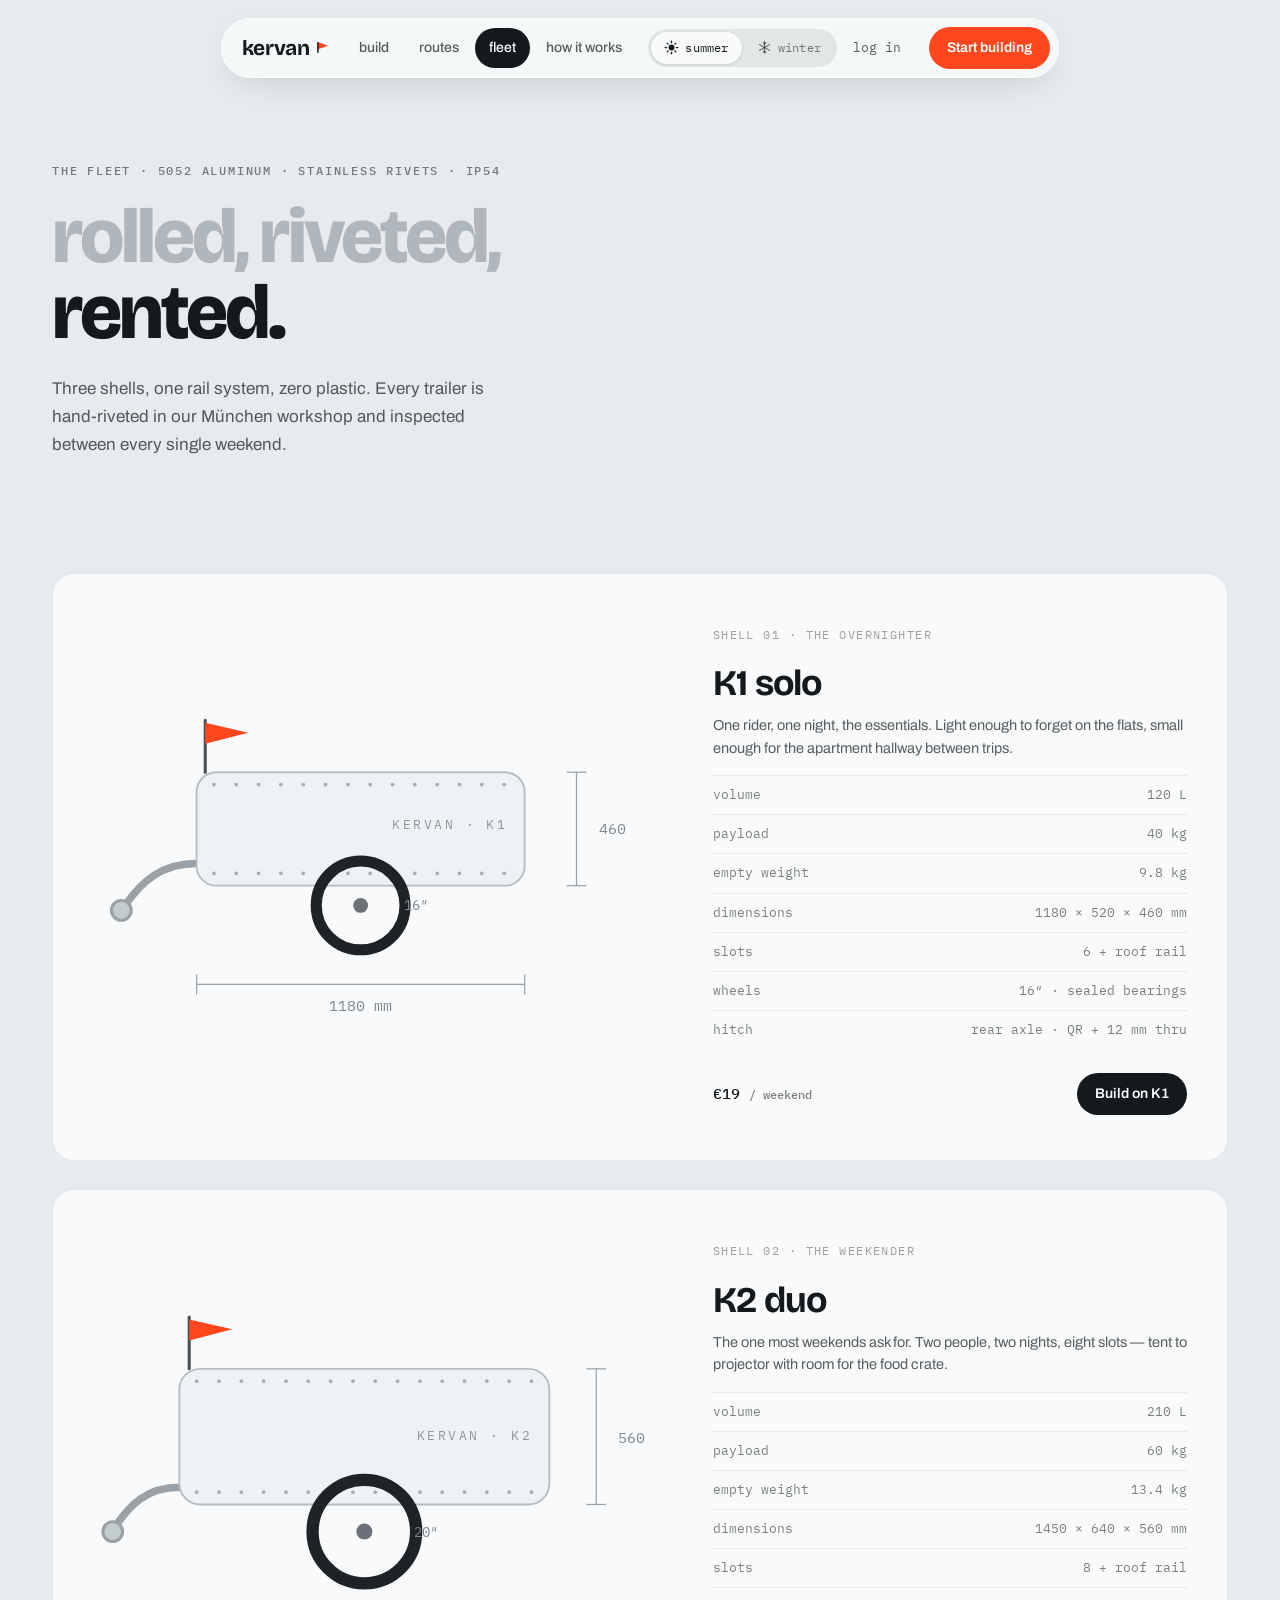
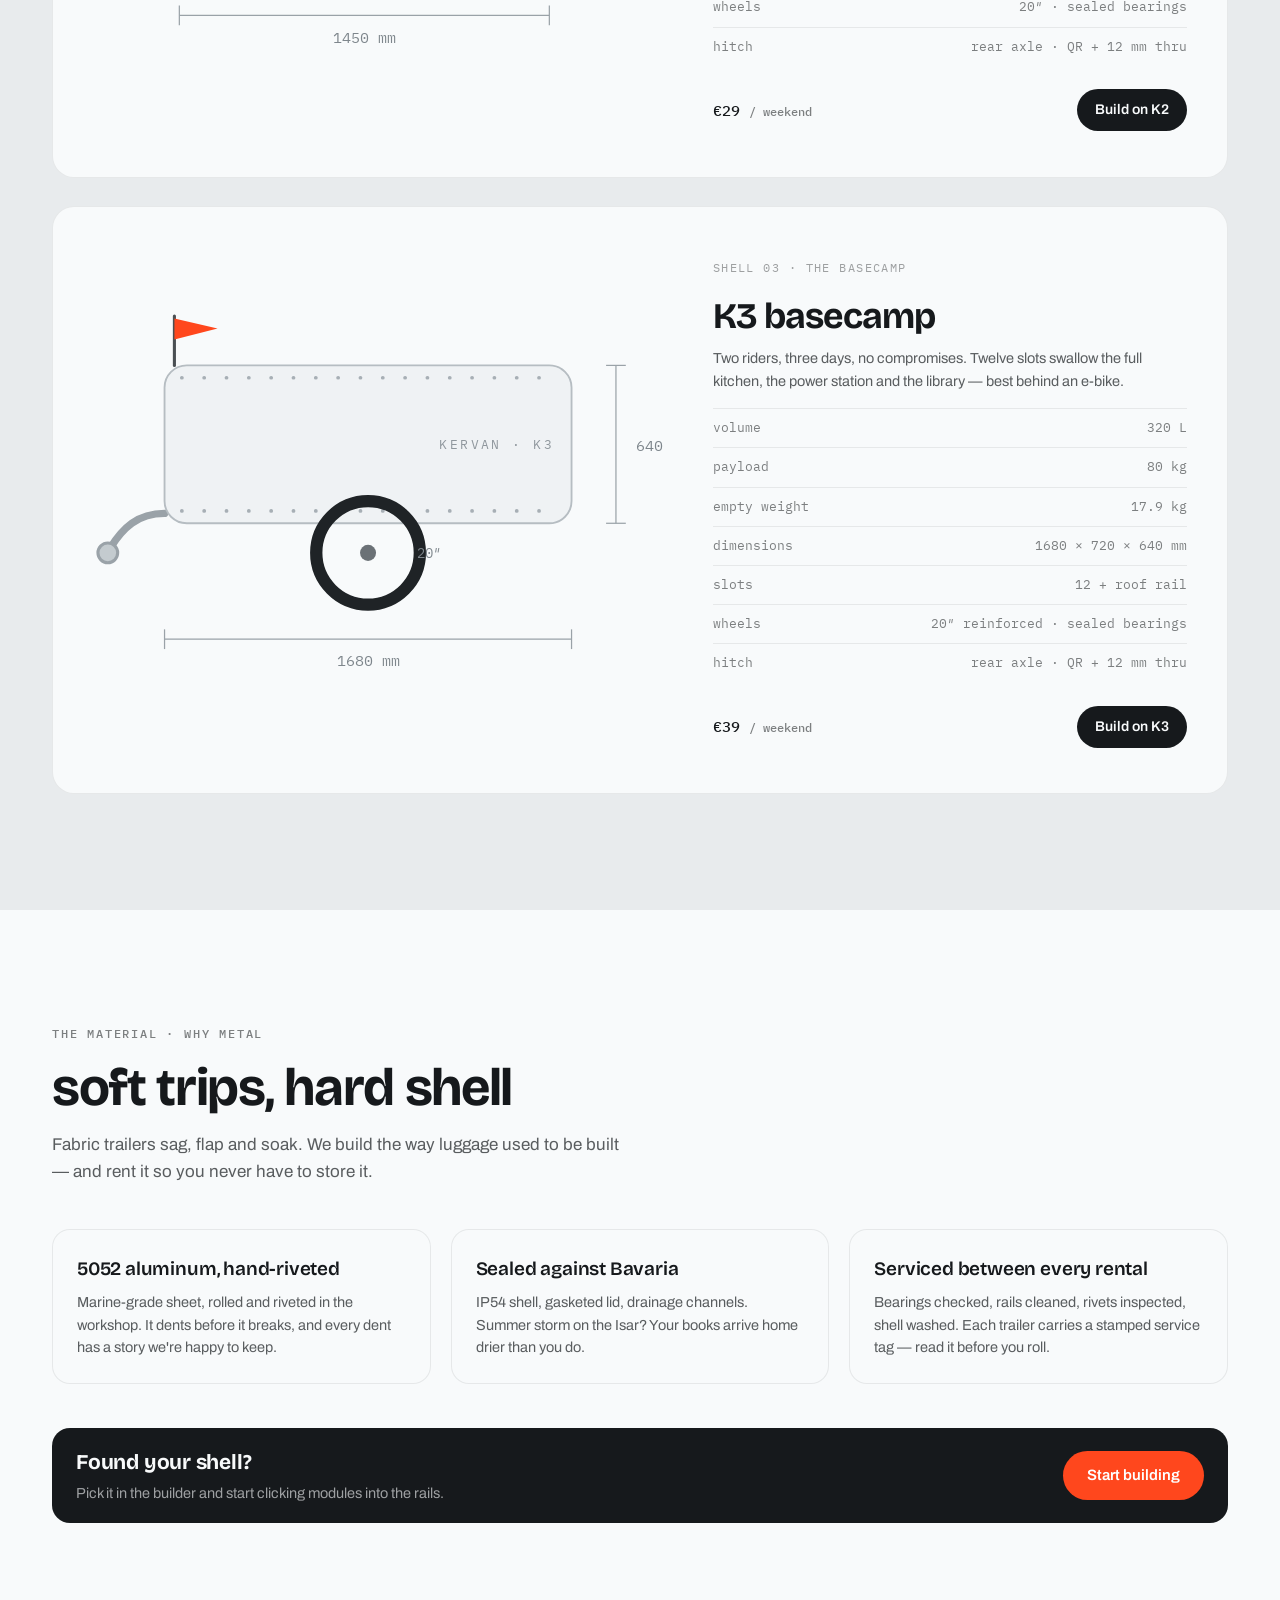
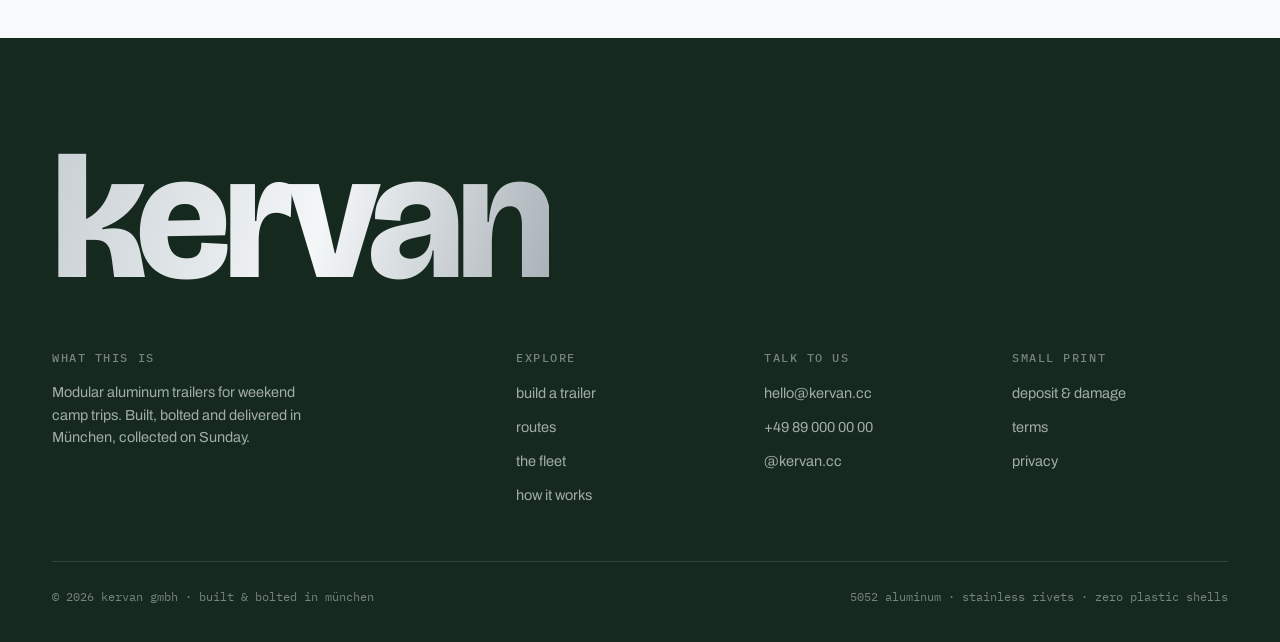
<file: fleet.html>
<!DOCTYPE html>
<html lang="en">
<head>
<meta charset="UTF-8">
<meta name="viewport" content="width=device-width, initial-scale=1.0">
<title>the fleet — kervan</title>
<meta name="description" content="Three riveted aluminum shells — K1 solo, K2 duo, K3 basecamp. Full spec sheets: volume, payload, dimensions, wheels, hitch.">
<meta name="theme-color" content="#E8EBED">
<script>
  /* season — apply before paint so there's no flash of the wrong mode */
  (function () {
    try {
      var s = localStorage.getItem("kervan-season");
      document.documentElement.dataset.season = (s === "winter") ? "winter" : "summer";
    } catch (e) {
      document.documentElement.dataset.season = "summer";
    }
  })();
</script>
<link rel="icon" href="data:image/svg+xml,%3Csvg xmlns='http://www.w3.org/2000/svg' viewBox='0 0 32 32'%3E%3Cpath d='M6 4 L28 11 L6 18 Z' fill='%23FF471D'/%3E%3Crect x='5' y='4' width='2.5' height='26' rx='1' fill='%2316191C'/%3E%3C/svg%3E">
<link rel="preconnect" href="https://fonts.googleapis.com">
<link rel="preconnect" href="https://fonts.gstatic.com" crossorigin>
<link href="https://fonts.googleapis.com/css2?family=Bricolage+Grotesque:opsz,wght@12..96,500;12..96,600;12..96,700;12..96,800&family=Archivo:wght@400;500;600&family=IBM+Plex+Mono:wght@400;500&display=swap" rel="stylesheet">
<link rel="stylesheet" href="css/style.css">
</head>
<body>

<nav class="nav" aria-label="Main">
  <div class="nav-pill">
    <a class="nav-brand" href="index.html">kervan
      <svg viewBox="0 0 14 14" aria-hidden="true"><path d="M2 1 L13 5 L2 9 Z" fill="#FF471D"/><rect x="1.2" y="1" width="1.6" height="12" rx="0.8" fill="#16191C"/></svg>
    </a>
    <div class="nav-links">
      <a href="builder.html">build</a>
      <a href="routes.html">routes</a>
      <a href="fleet.html" class="is-active">fleet</a>
      <a href="index.html#how">how it works</a>
    </div>
    <div class="season-toggle" role="group" aria-label="Choose season">
      <button type="button" class="season-btn" data-season-set="summer" aria-pressed="true">
        <svg viewBox="0 0 18 18" aria-hidden="true"><circle cx="9" cy="9" r="3.5" fill="currentColor"/><g stroke="currentColor" stroke-width="1.5" stroke-linecap="round"><line x1="9" y1="1.4" x2="9" y2="3.2"/><line x1="9" y1="14.8" x2="9" y2="16.6"/><line x1="1.4" y1="9" x2="3.2" y2="9"/><line x1="14.8" y1="9" x2="16.6" y2="9"/><line x1="3.7" y1="3.7" x2="5" y2="5"/><line x1="13" y1="13" x2="14.3" y2="14.3"/><line x1="14.3" y1="3.7" x2="13" y2="5"/><line x1="5" y1="13" x2="3.7" y2="14.3"/></g></svg>
        <span>summer</span>
      </button>
      <button type="button" class="season-btn" data-season-set="winter" aria-pressed="false">
        <svg viewBox="0 0 18 18" aria-hidden="true"><g stroke="currentColor" stroke-width="1.4" stroke-linecap="round"><line x1="9" y1="2" x2="9" y2="16"/><line x1="2.9" y1="5.5" x2="15.1" y2="12.5"/><line x1="2.9" y1="12.5" x2="15.1" y2="5.5"/><line x1="9" y1="4.6" x2="7.5" y2="3.3"/><line x1="9" y1="4.6" x2="10.5" y2="3.3"/><line x1="9" y1="13.4" x2="7.5" y2="14.7"/><line x1="9" y1="13.4" x2="10.5" y2="14.7"/></g></svg>
        <span>winter</span>
      </button>
    </div>
    <a class="nav-login" data-auth-link href="login.html">log in</a>
    <a class="btn btn--flag btn--small nav-cta" href="builder.html">Start building</a>
  </div>
</nav>

<header class="page-hero">
  <div class="wrap">
    <p class="eyebrow rise">the fleet · 5052 aluminum · stainless rivets · ip54</p>
    <h1 class="hero-title">
      <span class="l1 rise">rolled, riveted,</span>
      <span class="l2 rise rise-2">rented.</span>
    </h1>
    <p class="hero-sub rise rise-2">Three shells, one rail system, zero plastic. Every trailer is hand-riveted in our München workshop and inspected between every single weekend.</p>
  </div>
</header>

<main>
<section class="section" style="padding-top: 16px;">
  <div class="wrap">

    <!-- K1 -->
    <div class="shell-sheet reveal" id="k1">
      <svg viewBox="0 0 470 310" aria-label="K1 solo dimension drawing">
        <path d="M84 152 C 56 152 40 166 26 186" stroke="#9AA2A8" stroke-width="6" fill="none" stroke-linecap="round"/>
        <circle cx="23" cy="190" r="8" fill="#C4CBCF" stroke="#9AA2A8" stroke-width="2.5"/>
        <rect x="84" y="78" width="266" height="92" rx="16" fill="#EFF2F4" stroke="#B6BDC2" stroke-width="1.5"/>
        <line x1="98" y1="88" x2="336" y2="88" stroke="#A7AFB5" stroke-width="3" stroke-linecap="round" stroke-dasharray="0.1 18"/>
        <line x1="98" y1="160" x2="336" y2="160" stroke="#A7AFB5" stroke-width="3" stroke-linecap="round" stroke-dasharray="0.1 18"/>
        <text x="336" y="124" text-anchor="end" font-family="IBM Plex Mono, monospace" font-size="10.5" letter-spacing="2" fill="#8F979D">KERVAN · K1</text>
        <circle cx="217" cy="186" r="36" fill="none" stroke="#1F2326" stroke-width="9"/>
        <circle cx="217" cy="186" r="6" fill="#6B7176"/>
        <line x1="91" y1="78" x2="91" y2="36" stroke="#4A4F53" stroke-width="2.5" stroke-linecap="round"/>
        <path d="M91 38 L 126 46 L 91 55 Z" fill="#FF471D"/>
        <line x1="84" y1="250" x2="350" y2="250" stroke="#9AA2A8" stroke-width="1"/>
        <line x1="84" y1="242" x2="84" y2="258" stroke="#9AA2A8" stroke-width="1"/>
        <line x1="350" y1="242" x2="350" y2="258" stroke="#9AA2A8" stroke-width="1"/>
        <text x="217" y="272" text-anchor="middle" font-family="IBM Plex Mono, monospace" font-size="12" fill="#7E868C">1180 mm</text>
        <line x1="392" y1="78" x2="392" y2="170" stroke="#9AA2A8" stroke-width="1"/>
        <line x1="384" y1="78" x2="400" y2="78" stroke="#9AA2A8" stroke-width="1"/>
        <line x1="384" y1="170" x2="400" y2="170" stroke="#9AA2A8" stroke-width="1"/>
        <text x="410" y="128" font-family="IBM Plex Mono, monospace" font-size="12" fill="#7E868C">460</text>
        <text x="252" y="190" font-family="IBM Plex Mono, monospace" font-size="11" fill="#7E868C">16″</text>
      </svg>
      <div>
        <p class="shell-code">SHELL 01 · THE OVERNIGHTER</p>
        <h3 class="shell-name" style="font-size: 36px;">K1 solo</h3>
        <p class="shell-line">One rider, one night, the essentials. Light enough to forget on the flats, small enough for the apartment hallway between trips.</p>
        <div class="spec-row"><span>volume</span><span>120 L</span></div>
        <div class="spec-row"><span>payload</span><span>40 kg</span></div>
        <div class="spec-row"><span>empty weight</span><span>9.8 kg</span></div>
        <div class="spec-row"><span>dimensions</span><span>1180 × 520 × 460 mm</span></div>
        <div class="spec-row"><span>slots</span><span>6 + roof rail</span></div>
        <div class="spec-row"><span>wheels</span><span>16″ · sealed bearings</span></div>
        <div class="spec-row"><span>hitch</span><span>rear axle · QR + 12 mm thru</span></div>
        <div class="shell-foot">
          <p class="shell-price">€19 <span>/ weekend</span></p>
          <a class="btn btn--ink btn--small" href="builder.html?model=k1">Build on K1</a>
        </div>
      </div>
    </div>

    <!-- K2 -->
    <div class="shell-sheet reveal" id="k2">
      <svg viewBox="0 0 470 330" aria-label="K2 duo dimension drawing">
        <path d="M70 168 C 44 168 30 182 18 200" stroke="#9AA2A8" stroke-width="6" fill="none" stroke-linecap="round"/>
        <circle cx="16" cy="204" r="8" fill="#C4CBCF" stroke="#9AA2A8" stroke-width="2.5"/>
        <rect x="70" y="72" width="300" height="110" rx="17" fill="#EFF2F4" stroke="#B6BDC2" stroke-width="1.5"/>
        <line x1="84" y1="82" x2="356" y2="82" stroke="#A7AFB5" stroke-width="3" stroke-linecap="round" stroke-dasharray="0.1 18"/>
        <line x1="84" y1="172" x2="356" y2="172" stroke="#A7AFB5" stroke-width="3" stroke-linecap="round" stroke-dasharray="0.1 18"/>
        <text x="356" y="130" text-anchor="end" font-family="IBM Plex Mono, monospace" font-size="10.5" letter-spacing="2" fill="#8F979D">KERVAN · K2</text>
        <circle cx="220" cy="204" r="42" fill="none" stroke="#1F2326" stroke-width="10"/>
        <circle cx="220" cy="204" r="6.5" fill="#6B7176"/>
        <line x1="78" y1="72" x2="78" y2="30" stroke="#4A4F53" stroke-width="2.5" stroke-linecap="round"/>
        <path d="M78 32 L 113 40 L 78 49 Z" fill="#FF471D"/>
        <line x1="70" y1="272" x2="370" y2="272" stroke="#9AA2A8" stroke-width="1"/>
        <line x1="70" y1="264" x2="70" y2="280" stroke="#9AA2A8" stroke-width="1"/>
        <line x1="370" y1="264" x2="370" y2="280" stroke="#9AA2A8" stroke-width="1"/>
        <text x="220" y="294" text-anchor="middle" font-family="IBM Plex Mono, monospace" font-size="12" fill="#7E868C">1450 mm</text>
        <line x1="408" y1="72" x2="408" y2="182" stroke="#9AA2A8" stroke-width="1"/>
        <line x1="400" y1="72" x2="416" y2="72" stroke="#9AA2A8" stroke-width="1"/>
        <line x1="400" y1="182" x2="416" y2="182" stroke="#9AA2A8" stroke-width="1"/>
        <text x="426" y="132" font-family="IBM Plex Mono, monospace" font-size="12" fill="#7E868C">560</text>
        <text x="260" y="208" font-family="IBM Plex Mono, monospace" font-size="11" fill="#7E868C">20″</text>
      </svg>
      <div>
        <p class="shell-code">SHELL 02 · THE WEEKENDER</p>
        <h3 class="shell-name" style="font-size: 36px;">K2 duo</h3>
        <p class="shell-line">The one most weekends ask for. Two people, two nights, eight slots — tent to projector with room for the food crate.</p>
        <div class="spec-row"><span>volume</span><span>210 L</span></div>
        <div class="spec-row"><span>payload</span><span>60 kg</span></div>
        <div class="spec-row"><span>empty weight</span><span>13.4 kg</span></div>
        <div class="spec-row"><span>dimensions</span><span>1450 × 640 × 560 mm</span></div>
        <div class="spec-row"><span>slots</span><span>8 + roof rail</span></div>
        <div class="spec-row"><span>wheels</span><span>20″ · sealed bearings</span></div>
        <div class="spec-row"><span>hitch</span><span>rear axle · QR + 12 mm thru</span></div>
        <div class="shell-foot">
          <p class="shell-price">€29 <span>/ weekend</span></p>
          <a class="btn btn--ink btn--small" href="builder.html?model=k2">Build on K2</a>
        </div>
      </div>
    </div>

    <!-- K3 -->
    <div class="shell-sheet reveal" id="k3">
      <svg viewBox="0 0 470 350" aria-label="K3 basecamp dimension drawing">
        <path d="M58 186 C 36 186 24 198 14 214" stroke="#9AA2A8" stroke-width="6" fill="none" stroke-linecap="round"/>
        <circle cx="12" cy="218" r="8" fill="#C4CBCF" stroke="#9AA2A8" stroke-width="2.5"/>
        <rect x="58" y="66" width="330" height="128" rx="18" fill="#EFF2F4" stroke="#B6BDC2" stroke-width="1.5"/>
        <line x1="72" y1="76" x2="374" y2="76" stroke="#A7AFB5" stroke-width="3" stroke-linecap="round" stroke-dasharray="0.1 18"/>
        <line x1="72" y1="184" x2="374" y2="184" stroke="#A7AFB5" stroke-width="3" stroke-linecap="round" stroke-dasharray="0.1 18"/>
        <text x="374" y="134" text-anchor="end" font-family="IBM Plex Mono, monospace" font-size="10.5" letter-spacing="2" fill="#8F979D">KERVAN · K3</text>
        <circle cx="223" cy="218" r="42" fill="none" stroke="#1F2326" stroke-width="10"/>
        <circle cx="223" cy="218" r="6.5" fill="#6B7176"/>
        <line x1="66" y1="66" x2="66" y2="26" stroke="#4A4F53" stroke-width="2.5" stroke-linecap="round"/>
        <path d="M66 28 L 101 36 L 66 45 Z" fill="#FF471D"/>
        <line x1="58" y1="288" x2="388" y2="288" stroke="#9AA2A8" stroke-width="1"/>
        <line x1="58" y1="280" x2="58" y2="296" stroke="#9AA2A8" stroke-width="1"/>
        <line x1="388" y1="280" x2="388" y2="296" stroke="#9AA2A8" stroke-width="1"/>
        <text x="223" y="310" text-anchor="middle" font-family="IBM Plex Mono, monospace" font-size="12" fill="#7E868C">1680 mm</text>
        <line x1="424" y1="66" x2="424" y2="194" stroke="#9AA2A8" stroke-width="1"/>
        <line x1="416" y1="66" x2="432" y2="66" stroke="#9AA2A8" stroke-width="1"/>
        <line x1="416" y1="194" x2="432" y2="194" stroke="#9AA2A8" stroke-width="1"/>
        <text x="440" y="135" font-family="IBM Plex Mono, monospace" font-size="12" fill="#7E868C">640</text>
        <text x="263" y="222" font-family="IBM Plex Mono, monospace" font-size="11" fill="#7E868C">20″</text>
      </svg>
      <div>
        <p class="shell-code">SHELL 03 · THE BASECAMP</p>
        <h3 class="shell-name" style="font-size: 36px;">K3 basecamp</h3>
        <p class="shell-line">Two riders, three days, no compromises. Twelve slots swallow the full kitchen, the power station and the library — best behind an e-bike.</p>
        <div class="spec-row"><span>volume</span><span>320 L</span></div>
        <div class="spec-row"><span>payload</span><span>80 kg</span></div>
        <div class="spec-row"><span>empty weight</span><span>17.9 kg</span></div>
        <div class="spec-row"><span>dimensions</span><span>1680 × 720 × 640 mm</span></div>
        <div class="spec-row"><span>slots</span><span>12 + roof rail</span></div>
        <div class="spec-row"><span>wheels</span><span>20″ reinforced · sealed bearings</span></div>
        <div class="spec-row"><span>hitch</span><span>rear axle · QR + 12 mm thru</span></div>
        <div class="shell-foot">
          <p class="shell-price">€39 <span>/ weekend</span></p>
          <a class="btn btn--ink btn--small" href="builder.html?model=k3">Build on K3</a>
        </div>
      </div>
    </div>

  </div>
</section>

<section class="section section--sheet">
  <div class="wrap">
    <div class="section-head reveal">
      <p class="eyebrow">the material · why metal</p>
      <h2 class="h2">soft trips, hard shell</h2>
      <p class="lead">Fabric trailers sag, flap and soak. We build the way luggage used to be built — and rent it so you never have to store it.</p>
    </div>
    <div class="material-band">
      <div class="material-card reveal">
        <h3>5052 aluminum, hand-riveted</h3>
        <p>Marine-grade sheet, rolled and riveted in the workshop. It dents before it breaks, and every dent has a story we're happy to keep.</p>
      </div>
      <div class="material-card reveal">
        <h3>Sealed against Bavaria</h3>
        <p>IP54 shell, gasketed lid, drainage channels. Summer storm on the Isar? Your books arrive home drier than you do.</p>
      </div>
      <div class="material-card reveal">
        <h3>Serviced between every rental</h3>
        <p>Bearings checked, rails cleaned, rivets inspected, shell washed. Each trailer carries a stamped service tag — read it before you roll.</p>
      </div>
    </div>

    <div class="build-bar reveal" style="margin-top: 44px;">
      <div>
        <p style="font-family: var(--font-display); font-weight: 700; font-size: 21px; margin: 0 0 4px; letter-spacing: -0.01em;">Found your shell?</p>
        <p style="margin: 0; font-size: 14.5px; color: rgba(248,250,251,.6);">Pick it in the builder and start clicking modules into the rails.</p>
      </div>
      <a class="btn btn--flag" href="builder.html">Start building</a>
    </div>
  </div>
</section>
</main>

<footer class="footer">
  <div class="wrap">
    <p class="footer-mark">kervan</p>
    <div class="footer-cols">
      <div>
        <h4>what this is</h4>
        <p data-label-summer="Modular aluminum trailers for weekend camp trips. Built, bolted and delivered in München, collected on Sunday." data-label-winter="Modular aluminum trailers for ski trips and mountain weekends. Built, bolted and delivered in München, collected on Sunday.">Modular aluminum trailers for weekend camp trips. Built, bolted and delivered in München, collected on Sunday.</p>
      </div>
      <div>
        <h4>explore</h4>
        <ul>
          <li><a href="builder.html">build a trailer</a></li>
          <li><a href="routes.html">routes</a></li>
          <li><a href="fleet.html">the fleet</a></li>
          <li><a href="index.html#how">how it works</a></li>
        </ul>
      </div>
      <div>
        <h4>talk to us</h4>
        <ul>
          <li><a href="mailto:hello@kervan.cc">hello@kervan.cc</a></li>
          <li><a href="tel:+498900000000">+49 89 000 00 00</a></li>
          <li><a href="#">@kervan.cc</a></li>
        </ul>
      </div>
      <div>
        <h4>small print</h4>
        <ul>
          <li><a href="index.html#how">deposit &amp; damage</a></li>
          <li><a href="#">terms</a></li>
          <li><a href="#">privacy</a></li>
        </ul>
      </div>
    </div>
    <div class="footer-base">
      <span>© 2026 kervan gmbh · built &amp; bolted in münchen</span>
      <span>5052 aluminum · stainless rivets · zero plastic shells</span>
    </div>
  </div>
</footer>

<script src="js/app.js"></script>
</body>
</html>
</file>
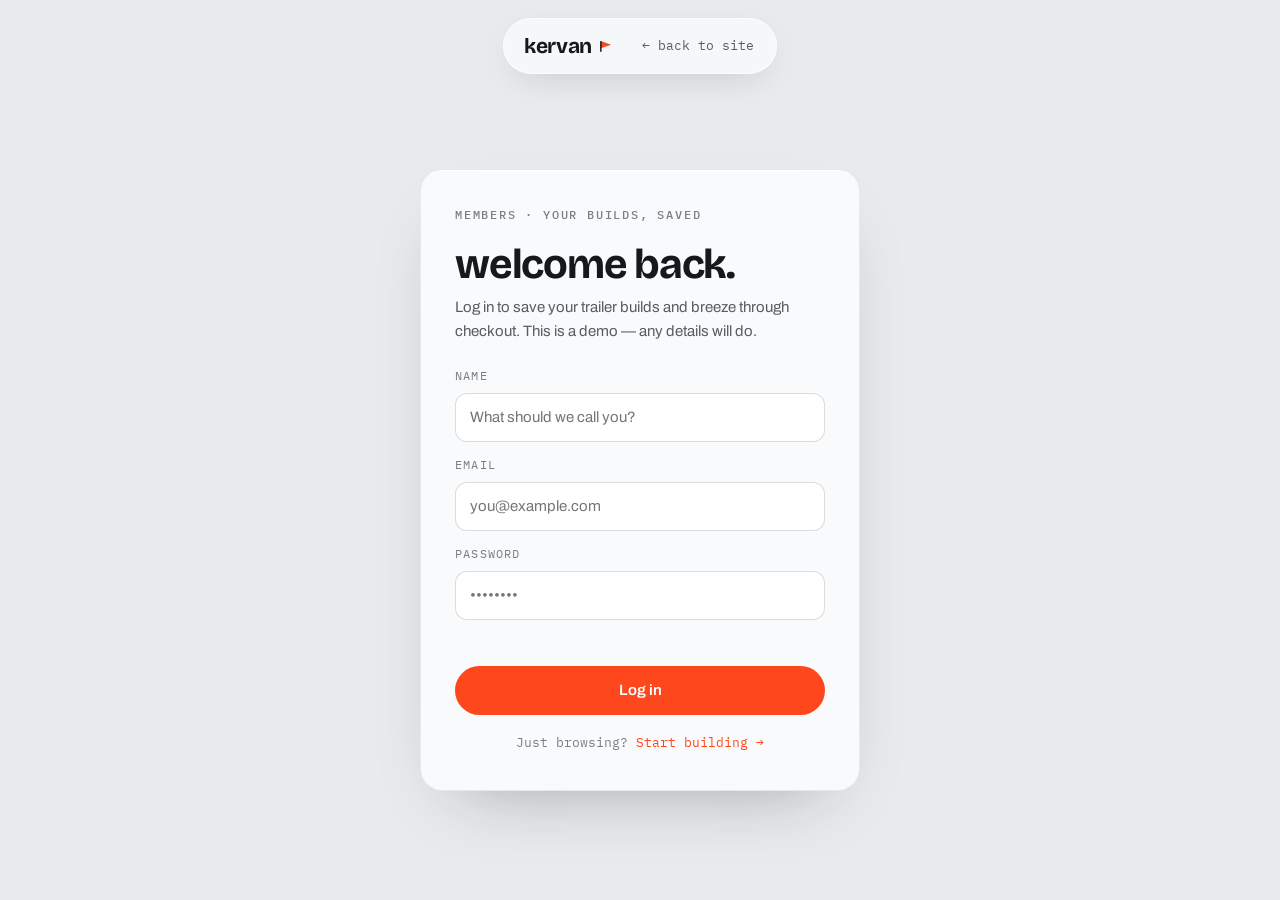
<file: login.html>
<!DOCTYPE html>
<html lang="en">
<head>
<meta charset="UTF-8">
<meta name="viewport" content="width=device-width, initial-scale=1.0">
<title>log in — kervan</title>
<meta name="description" content="Log in to kervan to save your builds and check out faster.">
<meta name="theme-color" content="#E8EBED">
<script>
  /* season — apply before paint so there's no flash of the wrong mode */
  (function () {
    try {
      var s = localStorage.getItem("kervan-season");
      document.documentElement.dataset.season = (s === "winter") ? "winter" : "summer";
    } catch (e) {
      document.documentElement.dataset.season = "summer";
    }
  })();
</script>
<link rel="icon" href="data:image/svg+xml,%3Csvg xmlns='http://www.w3.org/2000/svg' viewBox='0 0 32 32'%3E%3Cpath d='M6 4 L28 11 L6 18 Z' fill='%23FF471D'/%3E%3Crect x='5' y='4' width='2.5' height='26' rx='1' fill='%2316191C'/%3E%3C/svg%3E">
<link rel="preconnect" href="https://fonts.googleapis.com">
<link rel="preconnect" href="https://fonts.gstatic.com" crossorigin>
<link href="https://fonts.googleapis.com/css2?family=Bricolage+Grotesque:opsz,wght@12..96,500;12..96,600;12..96,700;12..96,800&family=Archivo:wght@400;500;600&family=IBM+Plex+Mono:wght@400;500&display=swap" rel="stylesheet">
<link rel="stylesheet" href="css/style.css">
</head>
<body>

<nav class="nav" aria-label="Main">
  <div class="nav-pill">
    <a class="nav-brand" href="index.html">kervan
      <svg viewBox="0 0 14 14" aria-hidden="true"><path d="M2 1 L13 5 L2 9 Z" fill="#FF471D"/><rect x="1.2" y="1" width="1.6" height="12" rx="0.8" fill="#16191C"/></svg>
    </a>
    <a class="nav-login" href="index.html">← back to site</a>
  </div>
</nav>

<main class="auth">
  <div class="auth-card">
    <p class="eyebrow">members · your builds, saved</p>
    <h1 class="auth-title">welcome back.</h1>
    <p class="auth-sub">Log in to save your trailer builds and breeze through checkout. This is a demo — any details will do.</p>
    <form id="login-form" novalidate>
      <div class="field">
        <label class="field-label" for="login-name">Name</label>
        <input type="text" id="login-name" autocomplete="given-name" placeholder="What should we call you?">
      </div>
      <div class="field">
        <label class="field-label" for="login-email">Email</label>
        <input type="email" id="login-email" autocomplete="email" placeholder="you@example.com">
      </div>
      <div class="field">
        <label class="field-label" for="login-pass">Password</label>
        <input type="password" id="login-pass" autocomplete="current-password" placeholder="••••••••">
      </div>
      <p class="form-error" id="login-error"></p>
      <button type="submit" class="btn btn--flag auth-submit">Log in</button>
    </form>
    <p class="auth-foot">Just browsing? <a href="index.html">Start building →</a></p>
  </div>
</main>

<script>
  document.getElementById("login-form").addEventListener("submit", function (e) {
    e.preventDefault();
    var name = document.getElementById("login-name").value.trim();
    if (!name) {
      document.getElementById("login-error").textContent = "Pop in a name so we can say hello.";
      document.getElementById("login-name").focus();
      return;
    }
    try { localStorage.setItem("kervan-name", name); } catch (err) {}
    window.location.href = "index.html";
  });
</script>
</body>
</html>
</file>
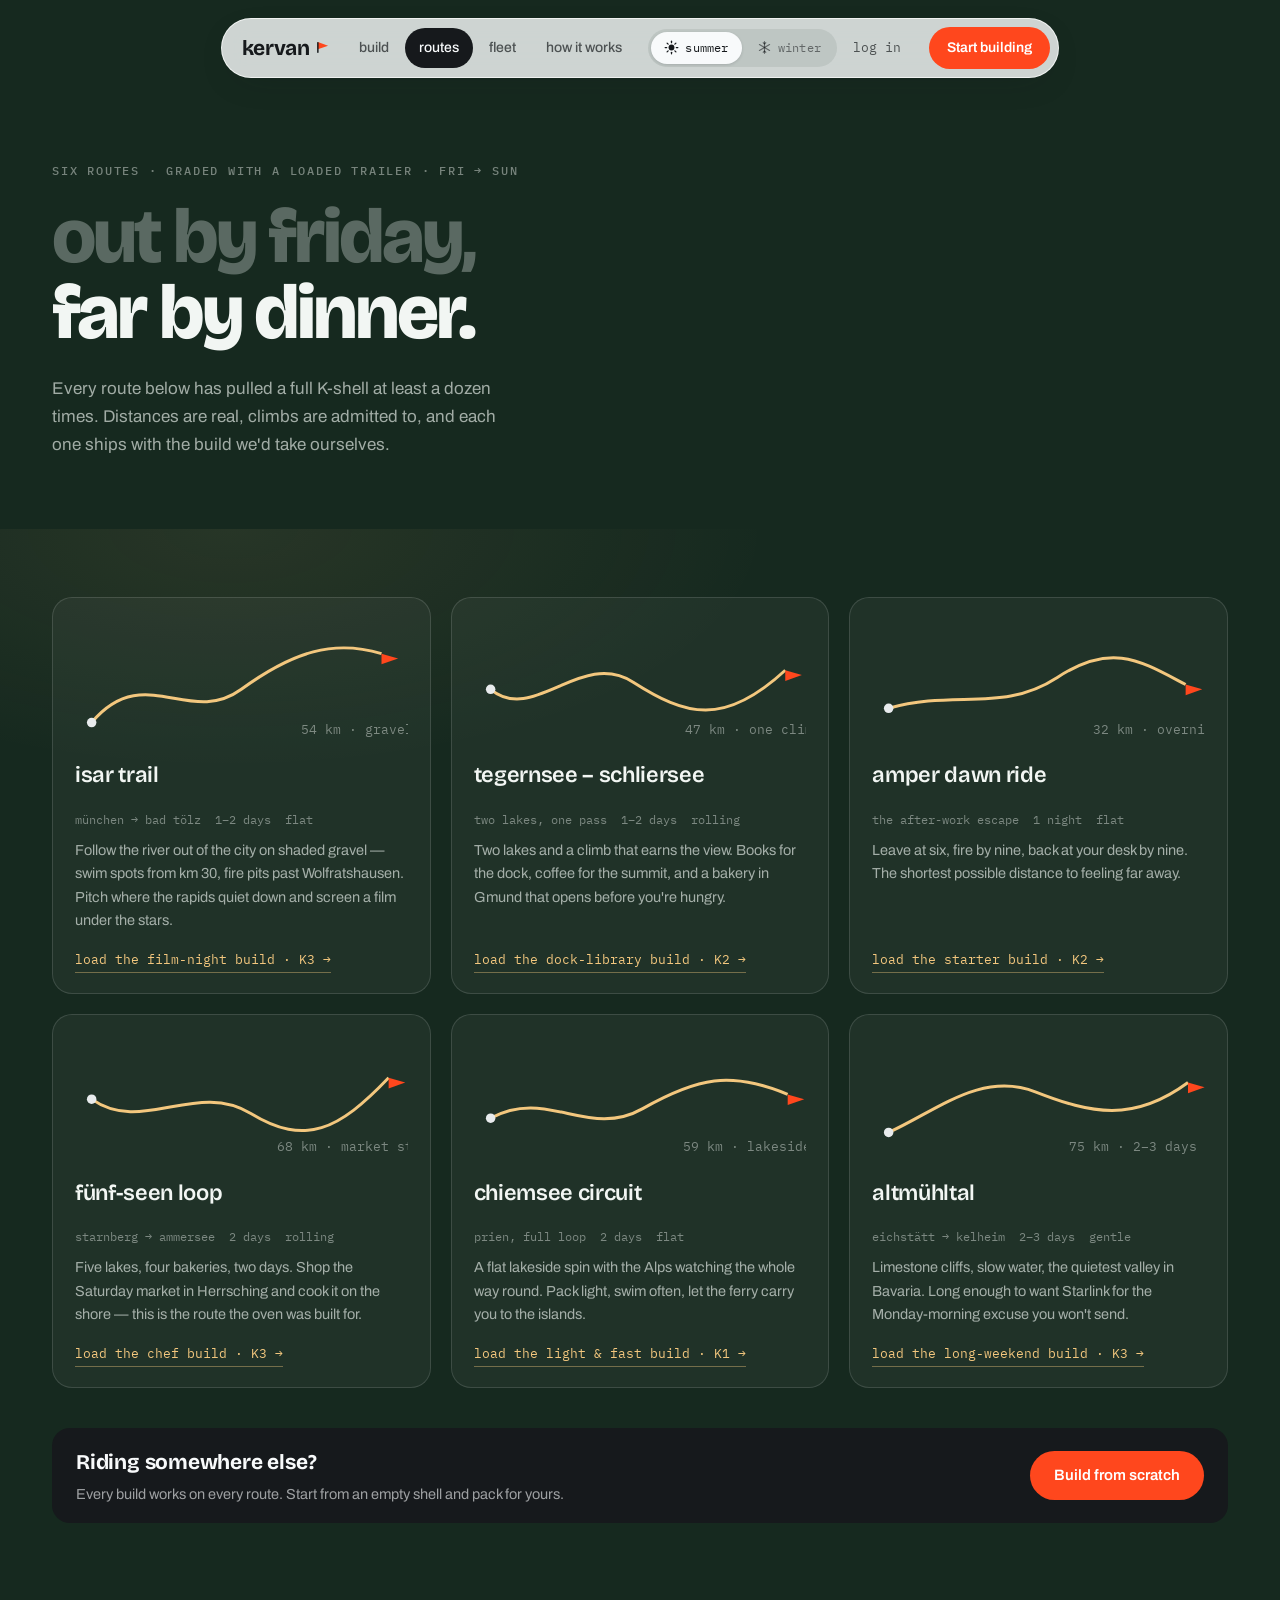
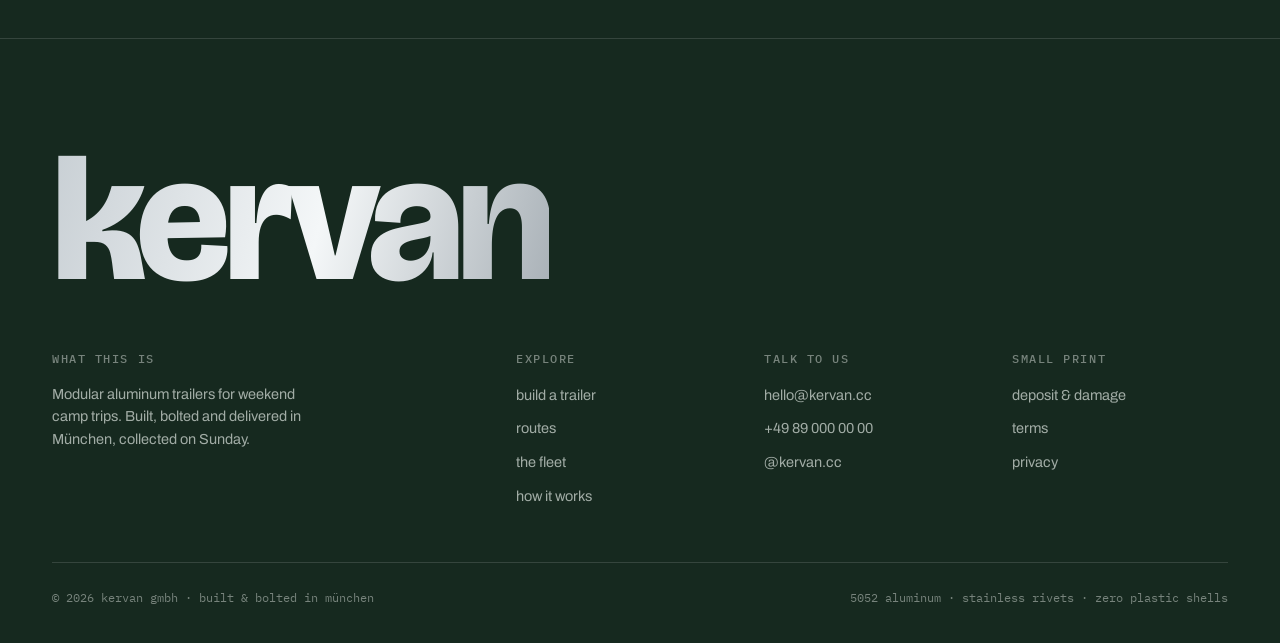
<file: routes.html>
<!DOCTYPE html>
<html lang="en">
<head>
<meta charset="UTF-8">
<meta name="viewport" content="width=device-width, initial-scale=1.0">
<title>routes — kervan</title>
<meta name="description" content="Six Bavarian weekend routes tested with a loaded trailer — Isar, Tegernsee, Chiemsee, Altmühltal and more. Each with a suggested build.">
<meta name="theme-color" content="#16291F">
<script>
  /* season — apply before paint so there's no flash of the wrong mode */
  (function () {
    try {
      var s = localStorage.getItem("kervan-season");
      document.documentElement.dataset.season = (s === "winter") ? "winter" : "summer";
    } catch (e) {
      document.documentElement.dataset.season = "summer";
    }
  })();
</script>
<link rel="icon" href="data:image/svg+xml,%3Csvg xmlns='http://www.w3.org/2000/svg' viewBox='0 0 32 32'%3E%3Cpath d='M6 4 L28 11 L6 18 Z' fill='%23FF471D'/%3E%3Crect x='5' y='4' width='2.5' height='26' rx='1' fill='%2316191C'/%3E%3C/svg%3E">
<link rel="preconnect" href="https://fonts.googleapis.com">
<link rel="preconnect" href="https://fonts.gstatic.com" crossorigin>
<link href="https://fonts.googleapis.com/css2?family=Bricolage+Grotesque:opsz,wght@12..96,500;12..96,600;12..96,700;12..96,800&family=Archivo:wght@400;500;600&family=IBM+Plex+Mono:wght@400;500&display=swap" rel="stylesheet">
<link rel="stylesheet" href="css/style.css">
<style>
  body { background: var(--pine); }
  .page-hero--pine { color: var(--mist-90); }
  .page-hero--pine .eyebrow { color: var(--mist-45); }
  .page-hero--pine .hero-title .l1 { color: rgba(237, 242, 238, .32); }
  .page-hero--pine .hero-title .l2 { color: #F2F6F3; }
  .page-hero--pine .hero-sub { color: var(--mist-65); }
</style>
</head>
<body>

<nav class="nav" aria-label="Main">
  <div class="nav-pill">
    <a class="nav-brand" href="index.html">kervan
      <svg viewBox="0 0 14 14" aria-hidden="true"><path d="M2 1 L13 5 L2 9 Z" fill="#FF471D"/><rect x="1.2" y="1" width="1.6" height="12" rx="0.8" fill="#16191C"/></svg>
    </a>
    <div class="nav-links">
      <a href="builder.html">build</a>
      <a href="routes.html" class="is-active">routes</a>
      <a href="fleet.html">fleet</a>
      <a href="index.html#how">how it works</a>
    </div>
    <div class="season-toggle" role="group" aria-label="Choose season">
      <button type="button" class="season-btn" data-season-set="summer" aria-pressed="true">
        <svg viewBox="0 0 18 18" aria-hidden="true"><circle cx="9" cy="9" r="3.5" fill="currentColor"/><g stroke="currentColor" stroke-width="1.5" stroke-linecap="round"><line x1="9" y1="1.4" x2="9" y2="3.2"/><line x1="9" y1="14.8" x2="9" y2="16.6"/><line x1="1.4" y1="9" x2="3.2" y2="9"/><line x1="14.8" y1="9" x2="16.6" y2="9"/><line x1="3.7" y1="3.7" x2="5" y2="5"/><line x1="13" y1="13" x2="14.3" y2="14.3"/><line x1="14.3" y1="3.7" x2="13" y2="5"/><line x1="5" y1="13" x2="3.7" y2="14.3"/></g></svg>
        <span>summer</span>
      </button>
      <button type="button" class="season-btn" data-season-set="winter" aria-pressed="false">
        <svg viewBox="0 0 18 18" aria-hidden="true"><g stroke="currentColor" stroke-width="1.4" stroke-linecap="round"><line x1="9" y1="2" x2="9" y2="16"/><line x1="2.9" y1="5.5" x2="15.1" y2="12.5"/><line x1="2.9" y1="12.5" x2="15.1" y2="5.5"/><line x1="9" y1="4.6" x2="7.5" y2="3.3"/><line x1="9" y1="4.6" x2="10.5" y2="3.3"/><line x1="9" y1="13.4" x2="7.5" y2="14.7"/><line x1="9" y1="13.4" x2="10.5" y2="14.7"/></g></svg>
        <span>winter</span>
      </button>
    </div>
    <a class="nav-login" data-auth-link href="login.html">log in</a>
    <a class="btn btn--flag btn--small nav-cta" href="builder.html">Start building</a>
  </div>
</nav>

<header class="page-hero page-hero--pine">
  <div class="wrap">
    <p class="eyebrow rise">six routes · graded with a loaded trailer · fri → sun</p>
    <h1 class="hero-title">
      <span class="l1 rise">out by friday,</span>
      <span class="l2 rise rise-2">far by dinner.</span>
    </h1>
    <p class="hero-sub rise rise-2">Every route below has pulled a full K-shell at least a dozen times. Distances are real, climbs are admitted to, and each one ships with the build we'd take ourselves.</p>
  </div>
</header>

<main>
<section class="section section--pine" style="padding-top: 24px;">
  <div class="wrap">
    <div class="routes-grid">

      <article class="route-card reveal">
        <svg viewBox="0 0 280 110" aria-hidden="true">
          <path d="M14 88 C 58 36 96 92 140 60 S 218 18 258 30" stroke="#F3C77E" stroke-width="2.5" fill="none"/>
          <circle cx="14" cy="88" r="4" fill="#E8EBED"/>
          <path d="M258 30 L 272 34 L 258 39 Z" fill="#FF471D"/>
          <text x="190" y="98" font-family="IBM Plex Mono, monospace" font-size="11" fill="rgba(237,242,238,.45)">54 km · gravel</text>
        </svg>
        <h3 class="route-name">isar trail</h3>
        <p class="route-stats"><span>münchen → bad tölz</span><span>1–2 days</span><span>flat</span></p>
        <p class="route-blurb">Follow the river out of the city on shaded gravel — swim spots from km 30, fire pits past Wolfratshausen. Pitch where the rapids quiet down and screen a film under the stars.</p>
        <a class="route-link" href="builder.html?preset=film-night">load the film-night build · K3 →</a>
      </article>

      <article class="route-card reveal">
        <svg viewBox="0 0 280 110" aria-hidden="true">
          <path d="M14 60 C 50 90 90 26 134 54 S 210 92 262 44" stroke="#F3C77E" stroke-width="2.5" fill="none"/>
          <circle cx="14" cy="60" r="4" fill="#E8EBED"/>
          <path d="M262 44 L 276 48 L 262 53 Z" fill="#FF471D"/>
          <text x="178" y="98" font-family="IBM Plex Mono, monospace" font-size="11" fill="rgba(237,242,238,.45)">47 km · one climb</text>
        </svg>
        <h3 class="route-name">tegernsee – schliersee</h3>
        <p class="route-stats"><span>two lakes, one pass</span><span>1–2 days</span><span>rolling</span></p>
        <p class="route-blurb">Two lakes and a climb that earns the view. Books for the dock, coffee for the summit, and a bakery in Gmund that opens before you're hungry.</p>
        <a class="route-link" href="builder.html?preset=books">load the dock-library build · K2 →</a>
      </article>

      <article class="route-card reveal">
        <svg viewBox="0 0 280 110" aria-hidden="true">
          <path d="M14 76 C 70 60 110 80 156 50 S 226 36 264 56" stroke="#F3C77E" stroke-width="2.5" fill="none"/>
          <circle cx="14" cy="76" r="4" fill="#E8EBED"/>
          <path d="M264 56 L 278 60 L 264 65 Z" fill="#FF471D"/>
          <text x="186" y="98" font-family="IBM Plex Mono, monospace" font-size="11" fill="rgba(237,242,238,.45)">32 km · overnighter</text>
        </svg>
        <h3 class="route-name">amper dawn ride</h3>
        <p class="route-stats"><span>the after-work escape</span><span>1 night</span><span>flat</span></p>
        <p class="route-blurb">Leave at six, fire by nine, back at your desk by nine. The shortest possible distance to feeling far away.</p>
        <a class="route-link" href="builder.html?preset=starter">load the starter build · K2 →</a>
      </article>

      <article class="route-card reveal">
        <svg viewBox="0 0 280 110" aria-hidden="true">
          <path d="M14 54 C 56 84 102 38 148 66 S 222 80 264 36" stroke="#F3C77E" stroke-width="2.5" fill="none"/>
          <circle cx="14" cy="54" r="4" fill="#E8EBED"/>
          <path d="M264 36 L 278 40 L 264 45 Z" fill="#FF471D"/>
          <text x="170" y="98" font-family="IBM Plex Mono, monospace" font-size="11" fill="rgba(237,242,238,.45)">68 km · market stops</text>
        </svg>
        <h3 class="route-name">fünf-seen loop</h3>
        <p class="route-stats"><span>starnberg → ammersee</span><span>2 days</span><span>rolling</span></p>
        <p class="route-blurb">Five lakes, four bakeries, two days. Shop the Saturday market in Herrsching and cook it on the shore — this is the route the oven was built for.</p>
        <a class="route-link" href="builder.html?preset=chef">load the chef build · K3 →</a>
      </article>

      <article class="route-card reveal">
        <svg viewBox="0 0 280 110" aria-hidden="true">
          <path d="M14 70 C 62 44 96 88 142 62 S 216 30 264 50" stroke="#F3C77E" stroke-width="2.5" fill="none"/>
          <circle cx="14" cy="70" r="4" fill="#E8EBED"/>
          <path d="M264 50 L 278 54 L 264 59 Z" fill="#FF471D"/>
          <text x="176" y="98" font-family="IBM Plex Mono, monospace" font-size="11" fill="rgba(237,242,238,.45)">59 km · lakeside</text>
        </svg>
        <h3 class="route-name">chiemsee circuit</h3>
        <p class="route-stats"><span>prien, full loop</span><span>2 days</span><span>flat</span></p>
        <p class="route-blurb">A flat lakeside spin with the Alps watching the whole way round. Pack light, swim often, let the ferry carry you to the islands.</p>
        <a class="route-link" href="builder.html?preset=light">load the light &amp; fast build · K1 →</a>
      </article>

      <article class="route-card reveal">
        <svg viewBox="0 0 280 110" aria-hidden="true">
          <path d="M14 82 C 54 64 92 30 138 48 S 220 74 266 40" stroke="#F3C77E" stroke-width="2.5" fill="none"/>
          <circle cx="14" cy="82" r="4" fill="#E8EBED"/>
          <path d="M266 40 L 280 44 L 266 49 Z" fill="#FF471D"/>
          <text x="166" y="98" font-family="IBM Plex Mono, monospace" font-size="11" fill="rgba(237,242,238,.45)">75 km · 2–3 days</text>
        </svg>
        <h3 class="route-name">altmühltal</h3>
        <p class="route-stats"><span>eichstätt → kelheim</span><span>2–3 days</span><span>gentle</span></p>
        <p class="route-blurb">Limestone cliffs, slow water, the quietest valley in Bavaria. Long enough to want Starlink for the Monday-morning excuse you won't send.</p>
        <a class="route-link" href="builder.html?preset=long">load the long-weekend build · K3 →</a>
      </article>

    </div>

    <div class="build-bar reveal" style="margin-top: 40px;">
      <div>
        <p style="font-family: var(--font-display); font-weight: 700; font-size: 21px; margin: 0 0 4px; letter-spacing: -0.01em;">Riding somewhere else?</p>
        <p style="margin: 0; font-size: 14.5px; color: rgba(248,250,251,.6);">Every build works on every route. Start from an empty shell and pack for yours.</p>
      </div>
      <a class="btn btn--flag" href="builder.html">Build from scratch</a>
    </div>
  </div>
</section>
</main>

<footer class="footer" style="border-top: 1px solid var(--mist-14);">
  <div class="wrap">
    <p class="footer-mark">kervan</p>
    <div class="footer-cols">
      <div>
        <h4>what this is</h4>
        <p data-label-summer="Modular aluminum trailers for weekend camp trips. Built, bolted and delivered in München, collected on Sunday." data-label-winter="Modular aluminum trailers for ski trips and mountain weekends. Built, bolted and delivered in München, collected on Sunday.">Modular aluminum trailers for weekend camp trips. Built, bolted and delivered in München, collected on Sunday.</p>
      </div>
      <div>
        <h4>explore</h4>
        <ul>
          <li><a href="builder.html">build a trailer</a></li>
          <li><a href="routes.html">routes</a></li>
          <li><a href="fleet.html">the fleet</a></li>
          <li><a href="index.html#how">how it works</a></li>
        </ul>
      </div>
      <div>
        <h4>talk to us</h4>
        <ul>
          <li><a href="mailto:hello@kervan.cc">hello@kervan.cc</a></li>
          <li><a href="tel:+498900000000">+49 89 000 00 00</a></li>
          <li><a href="#">@kervan.cc</a></li>
        </ul>
      </div>
      <div>
        <h4>small print</h4>
        <ul>
          <li><a href="index.html#how">deposit &amp; damage</a></li>
          <li><a href="#">terms</a></li>
          <li><a href="#">privacy</a></li>
        </ul>
      </div>
    </div>
    <div class="footer-base">
      <span>© 2026 kervan gmbh · built &amp; bolted in münchen</span>
      <span>5052 aluminum · stainless rivets · zero plastic shells</span>
    </div>
  </div>
</footer>

<script src="js/app.js"></script>
</body>
</html>
</file>
<file: css/style.css>
/* kervan — design tokens */
:root {
  --alu: #E8EBED;
  --sheet: #F8FAFB;
  --ink: #16191C;
  --flag: #FF471D;
  --pine: #16291F;
  --dawn: #F3C77E;
  --frost: #A9C6D6;
  --frost-deep: #5C7E92;
  --snow: #F1F7FA;

  --ink-70: rgba(22, 25, 28, .70);
  --ink-55: rgba(22, 25, 28, .55);
  --ink-40: rgba(22, 25, 28, .40);
  --ink-15: rgba(22, 25, 28, .15);
  --ink-08: rgba(22, 25, 28, .08);
  --mist-90: rgba(237, 242, 238, .90);
  --mist-65: rgba(237, 242, 238, .65);
  --mist-45: rgba(237, 242, 238, .45);
  --mist-14: rgba(237, 242, 238, .14);

  --font-display: "Bricolage Grotesque", "Archivo", sans-serif;
  --font-body: "Archivo", system-ui, sans-serif;
  --font-mono: "IBM Plex Mono", ui-monospace, monospace;

  --radius-card: 22px;
  --wrap: 1240px;
}

* { box-sizing: border-box; }
html { scroll-behavior: smooth; }

body {
  margin: 0;
  background: var(--alu);
  color: var(--ink);
  font-family: var(--font-body);
  font-size: 16px;
  line-height: 1.55;
  -webkit-font-smoothing: antialiased;
}

::selection { background: var(--flag); color: #fff; }

img, svg { display: block; max-width: 100%; }
a { color: inherit; }
button { font: inherit; cursor: pointer; }

:focus-visible {
  outline: 2px solid var(--flag);
  outline-offset: 3px;
  border-radius: 4px;
}

.wrap {
  max-width: var(--wrap);
  margin-inline: auto;
  padding-inline: 32px;
}

/* ---------- nav ---------- */
.nav {
  position: fixed;
  top: 18px;
  left: 0;
  right: 0;
  z-index: 60;
  display: flex;
  justify-content: center;
  padding-inline: 16px;
  pointer-events: none;
}

.nav-pill {
  pointer-events: auto;
  display: flex;
  align-items: center;
  gap: 2px;
  background: rgba(248, 250, 251, .82);
  backdrop-filter: blur(14px) saturate(1.4);
  -webkit-backdrop-filter: blur(14px) saturate(1.4);
  border: 1px solid rgba(255, 255, 255, .7);
  box-shadow: 0 10px 36px -16px rgba(22, 25, 28, .25);
  border-radius: 999px;
  padding: 8px 8px 8px 20px;
}

.nav-brand {
  font-family: var(--font-display);
  font-weight: 700;
  font-size: 21px;
  letter-spacing: -0.02em;
  text-decoration: none;
  display: flex;
  align-items: center;
  gap: 7px;
  margin-right: 14px;
}

.nav-brand svg { width: 13px; height: 13px; }

.nav-links {
  display: flex;
  align-items: center;
  gap: 2px;
}

.nav-links a {
  font-size: 14px;
  font-weight: 500;
  text-decoration: none;
  color: var(--ink-70);
  padding: 9px 14px;
  border-radius: 999px;
  transition: background .18s, color .18s;
}

.nav-links a:hover { background: var(--ink-08); color: var(--ink); }
.nav-links a.is-active { background: var(--ink); color: var(--sheet); }

.nav-cta { margin-left: 12px; }

/* ---------- buttons ---------- */
.btn {
  display: inline-flex;
  align-items: center;
  gap: 9px;
  padding: 13px 24px;
  border-radius: 999px;
  border: none;
  font-weight: 600;
  font-size: 15px;
  text-decoration: none;
  transition: transform .18s, background .18s, border-color .18s;
}

.btn--flag { background: var(--flag); color: #fff; }
.btn--flag:hover { background: #E63A12; transform: translateY(-1px); }

.btn--ink { background: var(--ink); color: var(--sheet); }
.btn--ink:hover { background: #000; transform: translateY(-1px); }

.btn--ghost {
  background: transparent;
  border: 1.5px solid var(--ink-15);
  color: var(--ink);
}
.btn--ghost:hover { background: var(--sheet); border-color: var(--ink-40); }

.btn--small { padding: 10px 18px; font-size: 14px; }

.btn[disabled] { opacity: .45; pointer-events: none; }

/* ---------- hero ---------- */
.hero {
  position: relative;
  min-height: 100svh;
  display: grid;
  align-items: center;
  padding-top: 110px;
  padding-bottom: 90px;
  overflow: hidden;
}

.hero::before {
  content: "";
  position: absolute;
  inset: 0;
  background:
    url("data:image/svg+xml,%3Csvg xmlns='http://www.w3.org/2000/svg' width='360' height='100' viewBox='0 0 360 100'%3E%3Cg fill='%2316291F' fill-opacity='0.09'%3E%3Cpath d='M18 100 L40 30 L62 100 Z'/%3E%3Cpath d='M79 100 L95 50 L111 100 Z'/%3E%3Cpath d='M124 100 L150 20 L176 100 Z'/%3E%3Cpath d='M192 100 L210 44 L228 100 Z'/%3E%3Cpath d='M250 100 L270 34 L290 100 Z'/%3E%3Cpath d='M305 100 L320 54 L335 100 Z'/%3E%3C/g%3E%3C/svg%3E") bottom center / 360px auto repeat-x,
    radial-gradient(1100px 480px at 72% 96%, rgba(243, 199, 126, .55), transparent 62%),
    linear-gradient(180deg, #EFF2F4 0%, var(--alu) 60%);
  pointer-events: none;
  z-index: 0;
}

/* summer sun — a warm disc tucked into the top-right */
.hero::after {
  content: "";
  position: absolute;
  top: -90px;
  right: -40px;
  width: 440px;
  height: 440px;
  border-radius: 50%;
  background: radial-gradient(circle, rgba(255, 224, 158, .9) 0%, rgba(243, 199, 126, .42) 38%, transparent 70%);
  pointer-events: none;
  z-index: 0;
}

.hero > * { position: relative; z-index: 1; }

/* winter retint — same layout, cool coat */
[data-season="winter"] .hero::before {
  background:
    url("data:image/svg+xml,%3Csvg xmlns='http://www.w3.org/2000/svg' width='360' height='100' viewBox='0 0 360 100'%3E%3Cg fill='%235C7E92' fill-opacity='0.14'%3E%3Cpath d='M18 100 L40 30 L62 100 Z'/%3E%3Cpath d='M79 100 L95 50 L111 100 Z'/%3E%3Cpath d='M124 100 L150 20 L176 100 Z'/%3E%3Cpath d='M192 100 L210 44 L228 100 Z'/%3E%3Cpath d='M250 100 L270 34 L290 100 Z'/%3E%3Cpath d='M305 100 L320 54 L335 100 Z'/%3E%3C/g%3E%3C/svg%3E") bottom center / 360px auto repeat-x,
    radial-gradient(1100px 480px at 72% 96%, rgba(169, 198, 214, .5), transparent 62%),
    linear-gradient(180deg, #E7EFF3 0%, var(--alu) 62%);
}

[data-season="winter"] .hero::after {
  background: radial-gradient(circle, rgba(231, 241, 246, .95) 0%, rgba(169, 198, 214, .42) 42%, transparent 72%);
}

.hero-grid {
  position: relative;
  display: grid;
  grid-template-columns: 1.02fr .98fr;
  gap: 48px;
  align-items: center;
}

.eyebrow {
  font-family: var(--font-mono);
  font-size: 12px;
  font-weight: 500;
  text-transform: uppercase;
  letter-spacing: .15em;
  color: var(--ink-55);
  margin: 0 0 18px;
}

.hero-title {
  font-family: var(--font-display);
  font-weight: 800;
  font-size: clamp(2.9rem, 4.9vw, 5rem);
  line-height: .99;
  letter-spacing: -0.04em;
  margin: 0;
}

.hero-title .l1 { display: block; color: #AFB7BD; }
.hero-title .l2 { display: block; color: var(--ink); }

.hero-sub {
  font-size: 17px;
  line-height: 1.65;
  color: var(--ink-70);
  max-width: 46ch;
  margin: 24px 0 0;
}

.hero-actions {
  display: flex;
  flex-wrap: wrap;
  gap: 12px;
  margin-top: 32px;
}

.hero-note {
  font-family: var(--font-mono);
  font-size: 12px;
  color: var(--ink-55);
  margin-top: 22px;
}

.hero-stage { position: relative; }
.hero-stage svg { width: 100%; height: auto; }

/* hero animation — one orchestrated moment */
.roll-in {
  animation: roll 1.5s cubic-bezier(.16, 1, .3, 1) both .15s;
}
@keyframes roll {
  from { transform: translateX(130px); opacity: 0; }
  to { transform: translateX(0); opacity: 1; }
}

.spin {
  transform-box: fill-box;
  transform-origin: center;
  animation: spin 1.5s cubic-bezier(.16, 1, .3, 1) both .15s;
}
@keyframes spin {
  from { transform: rotate(-150deg); }
  to { transform: rotate(0deg); }
}

.flutter {
  transform-box: fill-box;
  transform-origin: left center;
  animation: flutter 2.8s ease-in-out infinite 1.6s;
}
@keyframes flutter {
  0%, 100% { transform: skewY(0deg) scaleX(1); }
  50% { transform: skewY(-5deg) scaleX(.96); }
}

.rise {
  animation: rise .9s cubic-bezier(.16, 1, .3, 1) both;
}
.rise-2 { animation-delay: .12s; }
.rise-3 { animation-delay: .24s; }
@keyframes rise {
  from { transform: translateY(26px); opacity: 0; }
  to { transform: translateY(0); opacity: 1; }
}

/* ---------- sections ---------- */
.section { padding-block: clamp(76px, 9vw, 130px); }

.section--sheet { background: var(--sheet); }

.section--pine {
  background:
    radial-gradient(900px 400px at 18% 0%, rgba(243, 199, 126, .08), transparent 60%),
    var(--pine);
  color: var(--mist-90);
}

.section--pine .eyebrow { color: var(--mist-45); }
.section--pine .h2 { color: #F2F6F3; }
.section--pine .lead { color: var(--mist-65); }

.h2 {
  font-family: var(--font-display);
  font-weight: 700;
  font-size: clamp(2.1rem, 4.2vw, 3.3rem);
  letter-spacing: -0.025em;
  line-height: 1.04;
  margin: 10px 0 16px;
}

.lead {
  font-size: 17px;
  color: var(--ink-70);
  max-width: 58ch;
  margin: 0;
}

.section-head { margin-bottom: 14px; }

.section-head--row {
  display: flex;
  align-items: flex-end;
  justify-content: space-between;
  gap: 24px;
  flex-wrap: wrap;
}

.head-link {
  font-family: var(--font-mono);
  font-size: 13px;
  text-decoration: none;
  border-bottom: 1px solid currentColor;
  padding-bottom: 2px;
  white-space: nowrap;
}
.head-link:hover { color: var(--flag); }
.section--pine .head-link { color: var(--dawn); }
.section--pine .head-link:hover { color: #fff; }

/* ---------- builder ---------- */
.seg {
  display: flex;
  gap: 8px;
  flex-wrap: wrap;
  margin-top: 26px;
}

.seg label {
  position: relative;
  font-family: var(--font-mono);
  font-size: 13px;
  padding: 9px 16px;
  border-radius: 999px;
  border: 1.5px solid var(--ink-15);
  cursor: pointer;
  transition: all .18s;
  display: inline-flex;
  gap: 8px;
  align-items: center;
}

.seg label:hover { border-color: var(--ink-40); }

.seg input { position: absolute; opacity: 0; pointer-events: none; }

.seg label:has(input:checked) {
  background: var(--ink);
  border-color: var(--ink);
  color: var(--sheet);
}

.seg .seg-price { opacity: .55; }

.builder-grid {
  display: grid;
  grid-template-columns: 1.08fr .92fr;
  gap: 36px;
  margin-top: 40px;
  align-items: start;
}

.rig {
  background: var(--sheet);
  border-radius: var(--radius-card);
  padding: 30px 30px 26px;
  box-shadow:
    inset 0 1px 0 #fff,
    0 24px 60px -34px rgba(22, 25, 28, .28);
  position: sticky;
  top: 96px;
}

.rig svg { width: 100%; height: auto; }

.rig-empty {
  font-family: var(--font-mono);
  font-size: 13px;
  color: var(--ink-55);
  text-align: center;
  margin: 6px 0 14px;
}

.gauge { margin-top: 20px; }

.gauge-track {
  height: 10px;
  border-radius: 999px;
  background: #DDE2E5;
  overflow: hidden;
}

.gauge-fill {
  height: 100%;
  border-radius: 999px;
  background: var(--ink);
  width: 0%;
  transition: width .45s cubic-bezier(.16, 1, .3, 1), background .3s;
}

.gauge-fill.is-over { background: var(--flag); }

.gauge-labels {
  display: flex;
  justify-content: space-between;
  font-family: var(--font-mono);
  font-size: 12px;
  color: var(--ink-55);
  margin-top: 9px;
}

.gauge-warn {
  font-family: var(--font-mono);
  font-size: 12.5px;
  color: var(--flag);
  margin-top: 10px;
  min-height: 1.2em;
}

/* module list */
.mod-group { margin-bottom: 26px; }

.mod-group-title {
  font-family: var(--font-mono);
  font-size: 12px;
  font-weight: 500;
  text-transform: uppercase;
  letter-spacing: .13em;
  color: var(--ink-40);
  margin: 0 0 10px;
}

.mod {
  position: relative;
  display: grid;
  grid-template-columns: auto 1fr auto;
  align-items: center;
  gap: 15px;
  background: var(--sheet);
  border: 1px solid var(--ink-08);
  border-radius: 16px;
  padding: 13px 17px;
  margin-bottom: 8px;
  cursor: pointer;
  transition: border-color .18s, transform .18s, background .18s;
}

.mod:hover { transform: translateY(-1px); border-color: var(--ink-40); }

.mod input { position: absolute; opacity: 0; pointer-events: none; }

.mod:has(input:checked) { border-color: var(--ink); background: #fff; }

.mod:has(input:focus-visible) { outline: 2px solid var(--flag); outline-offset: 3px; }

.tick {
  width: 22px;
  height: 22px;
  border-radius: 7px;
  border: 1.5px solid var(--ink-15);
  background: #fff;
  display: grid;
  place-items: center;
  transition: all .15s;
}

.tick svg { width: 12px; height: 12px; opacity: 0; transition: opacity .15s; }

.mod:has(input:checked) .tick { background: var(--ink); border-color: var(--ink); }
.mod:has(input:checked) .tick svg { opacity: 1; }

.mod-name { font-weight: 600; font-size: 15px; }

.mod-meta {
  font-family: var(--font-mono);
  font-size: 12px;
  color: var(--ink-55);
  margin-top: 2px;
}

.mod-price {
  font-family: var(--font-mono);
  font-size: 14px;
  font-weight: 500;
  white-space: nowrap;
}

.mod--std { cursor: default; }
.mod--std:hover { transform: none; border-color: var(--ink-08); }
.mod--std .tick { background: var(--ink-15); border-color: transparent; }
.mod--std .tick svg { opacity: 1; }

.mod-tag {
  font-family: var(--font-mono);
  font-size: 11px;
  color: var(--ink-55);
  background: var(--ink-08);
  border-radius: 999px;
  padding: 3px 10px;
}

/* build summary bar */
.build-bar {
  display: flex;
  flex-wrap: wrap;
  align-items: center;
  justify-content: space-between;
  gap: 18px;
  background: var(--ink);
  color: var(--sheet);
  border-radius: 18px;
  padding: 18px 24px;
  margin-top: 30px;
}

.build-bar--sticky {
  position: sticky;
  bottom: 16px;
  z-index: 30;
  box-shadow: 0 22px 54px -18px rgba(22, 25, 28, .55);
}

.build-stats {
  display: flex;
  gap: 26px;
  flex-wrap: wrap;
  font-family: var(--font-mono);
  font-size: 13px;
}

.build-stats b {
  display: block;
  font-size: 19px;
  font-weight: 500;
  margin-top: 2px;
}

.build-stats span { color: rgba(248, 250, 251, .55); }

/* presets */
.presets {
  display: flex;
  gap: 8px;
  flex-wrap: wrap;
  margin-top: 24px;
}

.preset {
  font-family: var(--font-mono);
  font-size: 13px;
  background: var(--sheet);
  border: 1.5px solid var(--ink-15);
  border-radius: 999px;
  padding: 9px 16px;
  transition: all .18s;
}

.preset:hover { border-color: var(--ink); }
.preset.is-on { background: var(--ink); border-color: var(--ink); color: var(--sheet); }

/* ---------- routes ---------- */
.routes-grid {
  display: grid;
  grid-template-columns: repeat(3, 1fr);
  gap: 20px;
  margin-top: 44px;
}

.route-card {
  background: rgba(248, 250, 251, .045);
  border: 1px solid var(--mist-14);
  border-radius: 20px;
  padding: 22px 22px 20px;
  transition: transform .2s, border-color .2s;
  display: flex;
  flex-direction: column;
}

.route-card:hover { transform: translateY(-3px); border-color: rgba(243, 199, 126, .5); }

.route-card svg { margin: -2px 0 6px; width: 100%; height: auto; }

.route-name {
  font-family: var(--font-display);
  font-weight: 600;
  font-size: 22px;
  letter-spacing: -0.015em;
  color: #F2F6F3;
  margin: 4px 0 6px;
}

.route-stats {
  font-family: var(--font-mono);
  font-size: 12px;
  color: var(--mist-45);
  display: flex;
  gap: 14px;
  margin-bottom: 10px;
}

.route-blurb {
  font-size: 14.5px;
  line-height: 1.6;
  color: var(--mist-65);
  margin: 0 0 18px;
  flex: 1;
}

.route-link {
  font-family: var(--font-mono);
  font-size: 13px;
  color: var(--dawn);
  text-decoration: none;
  border-bottom: 1px solid rgba(243, 199, 126, .4);
  padding-bottom: 2px;
  align-self: flex-start;
  transition: color .18s, border-color .18s;
}

.route-link:hover { color: #fff; border-color: #fff; }

/* ---------- fleet ---------- */
.fleet-grid {
  display: grid;
  grid-template-columns: repeat(3, 1fr);
  gap: 20px;
  margin-top: 44px;
}

.shell-card {
  background: var(--sheet);
  border: 1px solid var(--ink-08);
  border-radius: var(--radius-card);
  padding: 26px;
  display: flex;
  flex-direction: column;
  transition: transform .2s, border-color .2s;
}

.shell-card:hover { transform: translateY(-3px); border-color: var(--ink-40); }

.shell-code {
  font-family: var(--font-mono);
  font-size: 12px;
  letter-spacing: .12em;
  color: var(--ink-40);
}

.shell-name {
  font-family: var(--font-display);
  font-weight: 700;
  font-size: 28px;
  letter-spacing: -0.02em;
  margin: 4px 0 2px;
}

.shell-line { font-size: 14.5px; color: var(--ink-70); margin: 0 0 16px; }

.shell-card svg { margin: 6px 0 14px; }

.spec-row {
  display: flex;
  justify-content: space-between;
  font-family: var(--font-mono);
  font-size: 13px;
  padding: 9px 0;
  border-top: 1px solid var(--ink-08);
}

.spec-row span { color: var(--ink-55); }

.shell-foot {
  display: flex;
  align-items: center;
  justify-content: space-between;
  margin-top: 18px;
  gap: 12px;
}

.shell-price { font-family: var(--font-mono); font-size: 15px; font-weight: 500; }
.shell-price span { color: var(--ink-55); font-size: 12px; }

/* fleet page — large cards */
.shell-sheet {
  display: grid;
  grid-template-columns: 1.1fr .9fr;
  gap: 40px;
  align-items: center;
  background: var(--sheet);
  border: 1px solid var(--ink-08);
  border-radius: var(--radius-card);
  padding: 40px;
  margin-top: 28px;
}

.shell-sheet svg { width: 100%; height: auto; }

.material-band {
  display: grid;
  grid-template-columns: repeat(3, 1fr);
  gap: 20px;
  margin-top: 44px;
}

.material-card {
  background: var(--sheet);
  border: 1px solid var(--ink-08);
  border-radius: 18px;
  padding: 24px;
}

.material-card h3 {
  font-family: var(--font-display);
  font-size: 19px;
  font-weight: 600;
  letter-spacing: -0.01em;
  margin: 0 0 8px;
}

.material-card p { font-size: 14.5px; color: var(--ink-70); margin: 0; }

/* ---------- steps ---------- */
.steps-grid {
  display: grid;
  grid-template-columns: repeat(4, 1fr);
  gap: 20px;
  margin-top: 44px;
}

.step {
  background: var(--sheet);
  border: 1px solid var(--ink-08);
  border-radius: 18px;
  padding: 24px;
}

.step-when {
  font-family: var(--font-mono);
  font-size: 12px;
  letter-spacing: .1em;
  text-transform: uppercase;
  color: var(--ink-40);
  margin: 0 0 14px;
}

.step-when b { color: var(--flag); font-weight: 500; }

.step h3 {
  font-family: var(--font-display);
  font-size: 19px;
  font-weight: 600;
  letter-spacing: -0.01em;
  margin: 0 0 8px;
}

.step p { font-size: 14.5px; color: var(--ink-70); margin: 0; }

/* ---------- faq ---------- */
.faq { max-width: 760px; margin-top: 36px; }

.faq details { border-top: 1px solid var(--ink-15); }
.faq details:last-child { border-bottom: 1px solid var(--ink-15); }

.faq summary {
  list-style: none;
  display: flex;
  justify-content: space-between;
  align-items: center;
  gap: 18px;
  font-weight: 600;
  font-size: 16.5px;
  padding: 19px 2px;
  cursor: pointer;
}

.faq summary::-webkit-details-marker { display: none; }

.faq summary::after {
  content: "+";
  font-family: var(--font-mono);
  font-size: 19px;
  color: var(--ink-40);
  transition: transform .25s;
}

.faq details[open] summary::after { transform: rotate(45deg); }

.faq p {
  font-size: 15px;
  color: var(--ink-70);
  max-width: 64ch;
  margin: 0;
  padding: 0 2px 20px;
}

/* ---------- page hero (inner pages) ---------- */
.page-hero {
  padding-top: clamp(140px, 18vh, 190px);
  padding-bottom: clamp(40px, 6vw, 70px);
}

.page-hero .hero-title { font-size: clamp(2.8rem, 6vw, 5rem); }

/* ---------- dialog ---------- */
dialog.reserve {
  border: none;
  border-radius: var(--radius-card);
  background: var(--sheet);
  color: var(--ink);
  padding: 0;
  width: min(540px, calc(100vw - 32px));
  max-height: calc(100svh - 64px);
}

dialog.reserve::backdrop { background: rgba(22, 25, 28, .55); backdrop-filter: blur(3px); }

.reserve-inner { padding: 30px; }

.reserve-inner h3 {
  font-family: var(--font-display);
  font-weight: 700;
  font-size: 26px;
  letter-spacing: -0.02em;
  margin: 0 0 4px;
}

.reserve-sub { font-size: 14.5px; color: var(--ink-70); margin: 0 0 20px; }

.manifest {
  font-family: var(--font-mono);
  font-size: 13px;
  background: var(--alu);
  border-radius: 14px;
  padding: 16px 18px;
  margin-bottom: 20px;
}

.manifest-row {
  display: flex;
  justify-content: space-between;
  gap: 14px;
  padding: 3.5px 0;
}

.manifest-row span:first-child { color: var(--ink-55); }

.manifest-row.is-total {
  border-top: 1px solid var(--ink-15);
  margin-top: 8px;
  padding-top: 10px;
  font-weight: 600;
}

.field { margin-bottom: 14px; }

.field-label {
  font-family: var(--font-mono);
  font-size: 12px;
  text-transform: uppercase;
  letter-spacing: .1em;
  color: var(--ink-55);
  display: block;
  margin-bottom: 7px;
}

.field input[type="text"], .field input[type="email"] {
  width: 100%;
  font: inherit;
  font-size: 15px;
  padding: 12px 14px;
  border-radius: 12px;
  border: 1.5px solid var(--ink-15);
  background: #fff;
  color: var(--ink);
}

.field input:focus { outline: 2px solid var(--flag); outline-offset: 1px; border-color: transparent; }

.weekend-list { display: grid; gap: 8px; }

.weekend-list label {
  position: relative;
  font-family: var(--font-mono);
  font-size: 13.5px;
  border: 1.5px solid var(--ink-15);
  border-radius: 12px;
  padding: 12px 15px;
  cursor: pointer;
  display: flex;
  justify-content: space-between;
  transition: all .15s;
}

.weekend-list label:hover { border-color: var(--ink-40); }
.weekend-list label:has(input:checked) { border-color: var(--ink); background: #fff; }
.weekend-list input { position: absolute; opacity: 0; }

.form-error {
  font-family: var(--font-mono);
  font-size: 12.5px;
  color: var(--flag);
  min-height: 1.3em;
  margin: 6px 0 10px;
}

.reserve-actions { display: flex; gap: 10px; justify-content: flex-end; margin-top: 20px; }

.confirm-ref {
  font-family: var(--font-mono);
  font-size: 15px;
  background: var(--ink);
  color: var(--sheet);
  border-radius: 12px;
  padding: 14px 18px;
  text-align: center;
  letter-spacing: .06em;
  margin: 18px 0;
}

.confirm-lines { font-size: 15px; color: var(--ink-70); }
.confirm-lines p { margin: 8px 0; }

/* ---------- toast ---------- */
#toast {
  position: fixed;
  left: 50%;
  bottom: 26px;
  transform: translateX(-50%) translateY(8px);
  background: var(--ink);
  color: var(--sheet);
  font-family: var(--font-mono);
  font-size: 13px;
  padding: 13px 22px;
  border-radius: 999px;
  opacity: 0;
  pointer-events: none;
  transition: opacity .3s, transform .3s;
  z-index: 90;
  max-width: calc(100vw - 40px);
  text-align: center;
}

#toast.show { opacity: 1; transform: translateX(-50%) translateY(0); }

/* ---------- footer ---------- */
.footer {
  background: var(--pine);
  color: var(--mist-65);
  padding: clamp(70px, 8vw, 110px) 0 36px;
  overflow: hidden;
}

.footer-mark {
  font-family: var(--font-display);
  font-weight: 800;
  font-size: clamp(4.4rem, 14vw, 11rem);
  letter-spacing: -0.04em;
  line-height: .9;
  margin: 0 0 50px;
  background: linear-gradient(105deg, #C8CFD4 0%, #F4F7F8 28%, #A9B1B7 52%, #E4E9EB 74%, #BEC6CB 100%);
  background-size: 200% 100%;
  -webkit-background-clip: text;
  background-clip: text;
  color: transparent;
  width: fit-content;
  transition: background-position 1.2s ease;
}

.footer-mark:hover { background-position: 100% 0; }

.footer-cols {
  display: grid;
  grid-template-columns: 2fr 1fr 1fr 1fr;
  gap: 32px;
  padding-bottom: 44px;
  border-bottom: 1px solid var(--mist-14);
}

.footer-cols p { font-size: 14.5px; max-width: 34ch; margin: 0; }

.footer-cols h4 {
  font-family: var(--font-mono);
  font-size: 12px;
  font-weight: 500;
  text-transform: uppercase;
  letter-spacing: .13em;
  color: var(--mist-45);
  margin: 0 0 14px;
}

.footer-cols ul { list-style: none; padding: 0; margin: 0; }
.footer-cols li { margin-bottom: 9px; }

.footer-cols a {
  font-size: 14.5px;
  color: var(--mist-65);
  text-decoration: none;
}
.footer-cols a:hover { color: #fff; }

.footer-base {
  display: flex;
  justify-content: space-between;
  gap: 16px;
  flex-wrap: wrap;
  font-family: var(--font-mono);
  font-size: 12px;
  color: var(--mist-45);
  padding-top: 26px;
}

/* ---------- reveal on scroll ---------- */
.reveal { opacity: 0; transform: translateY(16px); transition: opacity .7s ease, transform .7s cubic-bezier(.16, 1, .3, 1); }
.reveal.in { opacity: 1; transform: translateY(0); }

/* svg module pop */
.mod-pop {
  transform-box: fill-box;
  transform-origin: center;
  animation: modpop .45s cubic-bezier(.16, 1, .3, 1) both;
}
@keyframes modpop {
  from { opacity: 0; transform: translateY(9px) scale(.93); }
  to { opacity: 1; transform: translateY(0) scale(1); }
}

/* ---------- season toggle ---------- */
.season-toggle {
  display: inline-flex;
  align-items: center;
  gap: 2px;
  background: var(--ink-08);
  border-radius: 999px;
  padding: 3px;
  margin-left: 10px;
}

.season-btn {
  display: inline-flex;
  align-items: center;
  gap: 6px;
  border: none;
  background: transparent;
  color: var(--ink-55);
  font-family: var(--font-mono);
  font-size: 12px;
  letter-spacing: .02em;
  padding: 7px 13px;
  border-radius: 999px;
  transition: background .18s, color .18s, box-shadow .18s;
}

.season-btn svg { width: 15px; height: 15px; }

.season-btn[aria-pressed="true"] {
  background: var(--sheet);
  color: var(--ink);
  box-shadow: 0 1px 3px rgba(22, 25, 28, .14);
}

[data-season="winter"] .season-btn[data-season-set="winter"][aria-pressed="true"] { color: var(--frost-deep); }

/* ---------- season: show / hide ---------- */
.season-winter { display: none; }
[data-season="winter"] .season-summer { display: none; }
[data-season="winter"] .season-winter { display: block; }

/* hero skis ride along only in winter */
[data-season="summer"] .hero-skis { display: none; }

/* ---------- snow (winter, site-wide) ---------- */
[data-season="winter"] body::after {
  content: "";
  position: fixed;
  inset: 0;
  pointer-events: none;
  z-index: 40;
  opacity: .85;
  background-image:
    radial-gradient(2.4px 2.4px at 20% 30%, #fff, transparent),
    radial-gradient(2px 2px at 70% 60%, #fff, transparent),
    radial-gradient(1.7px 1.7px at 40% 80%, rgba(255, 255, 255, .9), transparent),
    radial-gradient(2.2px 2.2px at 85% 22%, #fff, transparent),
    radial-gradient(1.6px 1.6px at 55% 48%, rgba(255, 255, 255, .85), transparent);
  background-size: 300px 300px, 260px 260px, 320px 320px, 280px 280px, 340px 340px;
  animation: snowfall 16s linear infinite;
}

@keyframes snowfall {
  from { background-position: 0 0, 0 0, 0 0, 0 0, 0 0; }
  to   { background-position: 0 600px, 0 520px, 0 640px, 0 560px, 0 680px; }
}

/* ---------- premade winter kits ---------- */
.kits-head { margin-top: clamp(52px, 7vw, 88px); }

.kits-grid {
  display: grid;
  grid-template-columns: repeat(3, 1fr);
  gap: 20px;
  margin-top: 40px;
}

.kit-card {
  display: flex;
  flex-direction: column;
  background: var(--sheet);
  border: 1px solid var(--ink-08);
  border-radius: var(--radius-card);
  padding: 24px;
  text-decoration: none;
  color: inherit;
  transition: transform .2s, border-color .2s, box-shadow .2s;
}

.kit-card:hover {
  transform: translateY(-3px);
  border-color: var(--frost);
  box-shadow: 0 24px 50px -34px rgba(22, 25, 28, .3);
}

.kit-ico {
  width: 46px;
  height: 46px;
  border-radius: 13px;
  display: grid;
  place-items: center;
  background: linear-gradient(160deg, #EAF1F5, #D5E2EA);
  color: var(--frost-deep);
  margin-bottom: 16px;
}

.kit-name {
  font-family: var(--font-display);
  font-weight: 600;
  font-size: 20px;
  letter-spacing: -0.015em;
  margin: 0 0 6px;
}

.kit-blurb { font-size: 14.5px; color: var(--ink-70); margin: 0 0 18px; flex: 1; }

.kit-foot { display: flex; align-items: center; justify-content: space-between; gap: 10px; }

.kit-meta { font-family: var(--font-mono); font-size: 12px; color: var(--ink-55); }

.kit-go { font-family: var(--font-mono); font-size: 13px; color: var(--flag); white-space: nowrap; }

/* ---------- login / auth ---------- */
.nav-login {
  font-family: var(--font-mono);
  font-size: 13px;
  text-decoration: none;
  color: var(--ink-70);
  padding: 9px 14px;
  border-radius: 999px;
  white-space: nowrap;
  transition: background .18s, color .18s;
}

.nav-login:hover { background: var(--ink-08); color: var(--ink); }

.auth {
  min-height: 100svh;
  display: grid;
  place-items: center;
  padding: 120px 20px 60px;
}

.auth-card {
  width: min(440px, 100%);
  background: var(--sheet);
  border: 1px solid var(--ink-08);
  border-radius: var(--radius-card);
  padding: 36px 34px;
  box-shadow: inset 0 1px 0 #fff, 0 30px 70px -40px rgba(22, 25, 28, .4);
}

.auth-title {
  font-family: var(--font-display);
  font-weight: 700;
  font-size: clamp(2rem, 5vw, 2.6rem);
  letter-spacing: -0.03em;
  line-height: 1.02;
  margin: 10px 0 10px;
}

.auth-sub { font-size: 15px; line-height: 1.6; color: var(--ink-70); margin: 0 0 24px; }

.auth-card .field input[type="text"],
.auth-card .field input[type="email"],
.auth-card .field input[type="password"] {
  width: 100%;
  font: inherit;
  font-size: 15px;
  padding: 12px 14px;
  border-radius: 12px;
  border: 1.5px solid var(--ink-15);
  background: #fff;
  color: var(--ink);
}

.auth-card .field input:focus { outline: 2px solid var(--flag); outline-offset: 1px; border-color: transparent; }

.auth-submit { width: 100%; justify-content: center; margin-top: 6px; }

.auth-foot { font-family: var(--font-mono); font-size: 13px; color: var(--ink-55); margin: 18px 0 0; text-align: center; }
.auth-foot a { color: var(--flag); text-decoration: none; }
.auth-foot a:hover { text-decoration: underline; }

@media (max-width: 700px) {
  .nav-login { padding: 8px 9px; font-size: 12.5px; }
}

/* ---------- responsive ---------- */
@media (max-width: 1080px) {
  .hero-grid { grid-template-columns: 1fr; gap: 36px; }
  .hero { padding-top: 130px; }
  .hero-stage { max-width: 620px; }
  .builder-grid { grid-template-columns: 1fr; }
  .rig { position: static; }
  .routes-grid, .fleet-grid, .material-band, .kits-grid { grid-template-columns: repeat(2, 1fr); }
  .steps-grid { grid-template-columns: repeat(2, 1fr); }
  .shell-sheet { grid-template-columns: 1fr; padding: 28px; }
  .footer-cols { grid-template-columns: 1fr 1fr; }
  .season-btn span { display: none; }
  .season-btn { padding: 7px 9px; }
}

@media (max-width: 700px) {
  .nav-links a:not(.nav-keep) { display: none; }
  .routes-grid, .fleet-grid, .steps-grid, .material-band, .kits-grid { grid-template-columns: 1fr; }
  .wrap { padding-inline: 20px; }
  .build-bar { padding: 16px 18px; }
  .build-stats { gap: 18px; }
}

/* ---------- reduced motion ---------- */
@media (prefers-reduced-motion: reduce) {
  html { scroll-behavior: auto; }
  .roll-in, .spin, .flutter, .rise, .rise-2, .rise-3, .mod-pop { animation: none; }
  .reveal { opacity: 1; transform: none; transition: none; }
  .gauge-fill, .mod, .route-card, .shell-card, .btn, .kit-card { transition: none; }
  [data-season="winter"] body::after { animation: none; }
}
</file>
